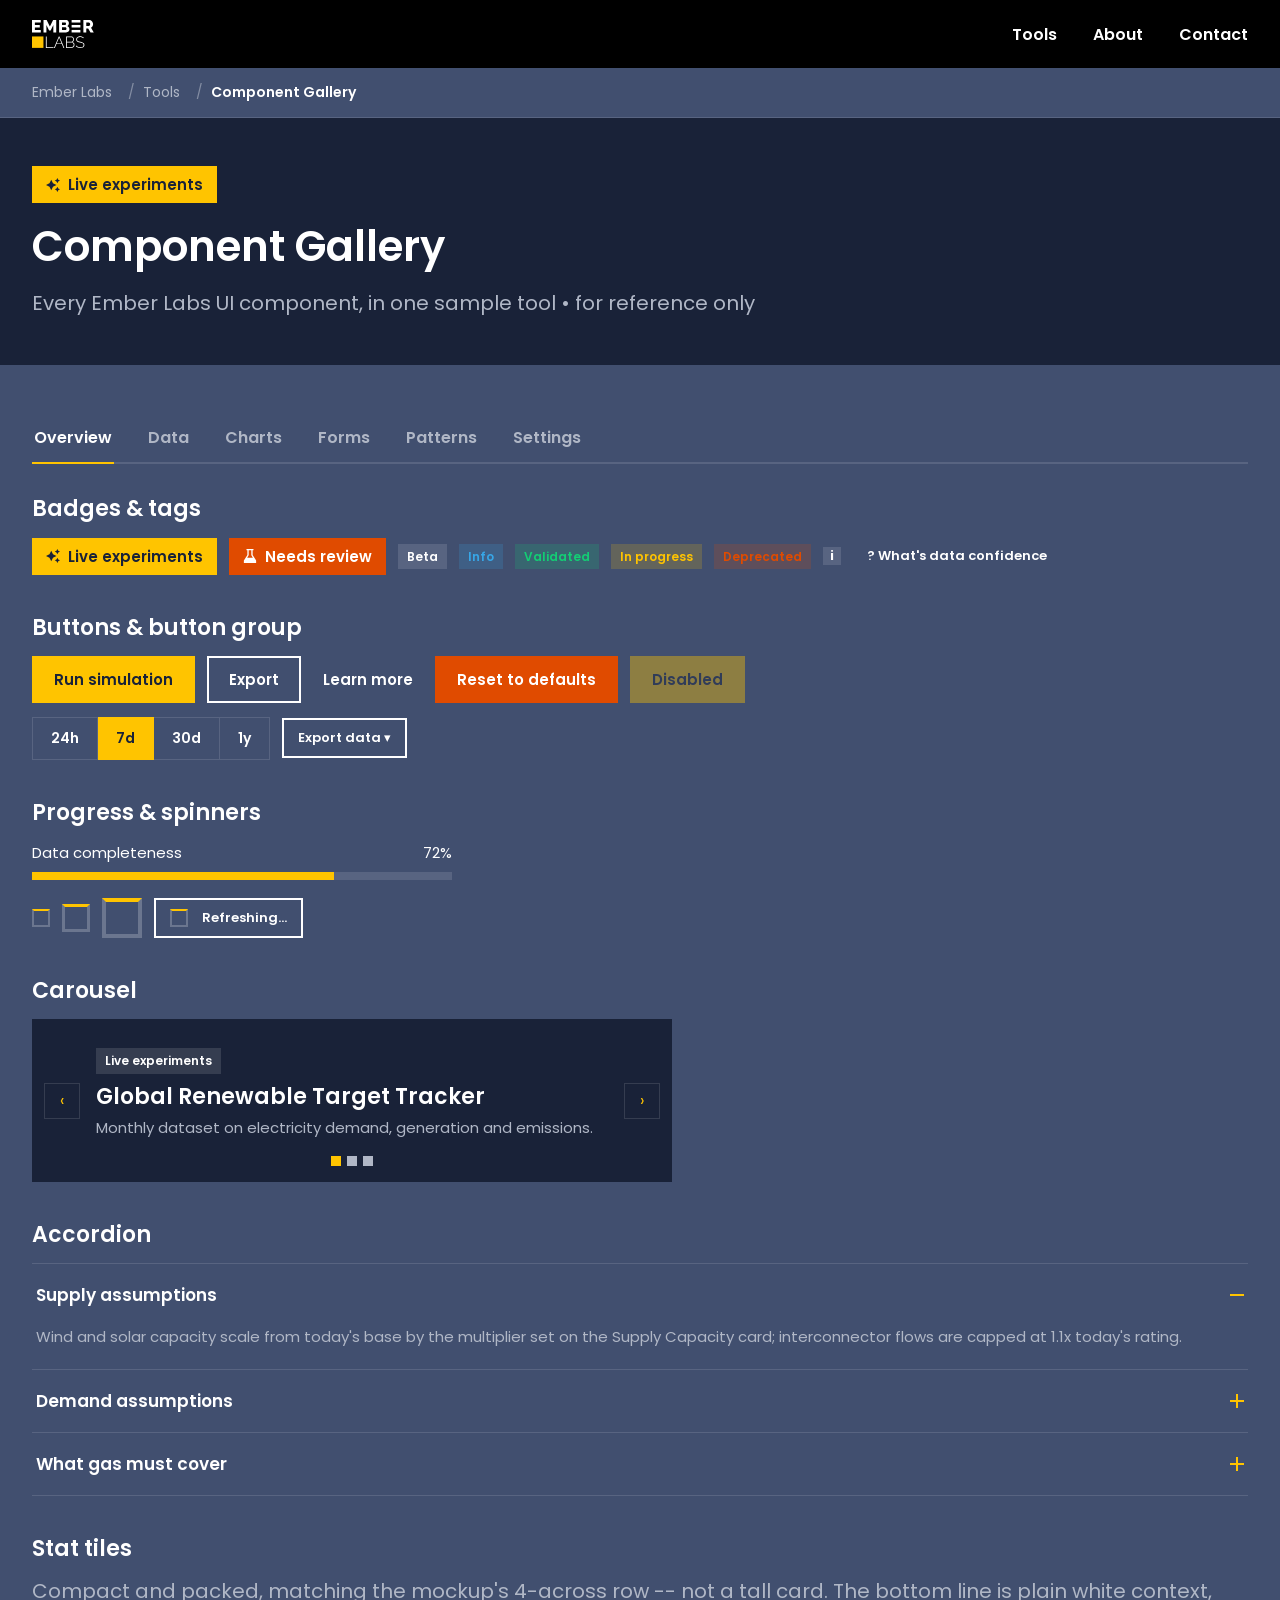
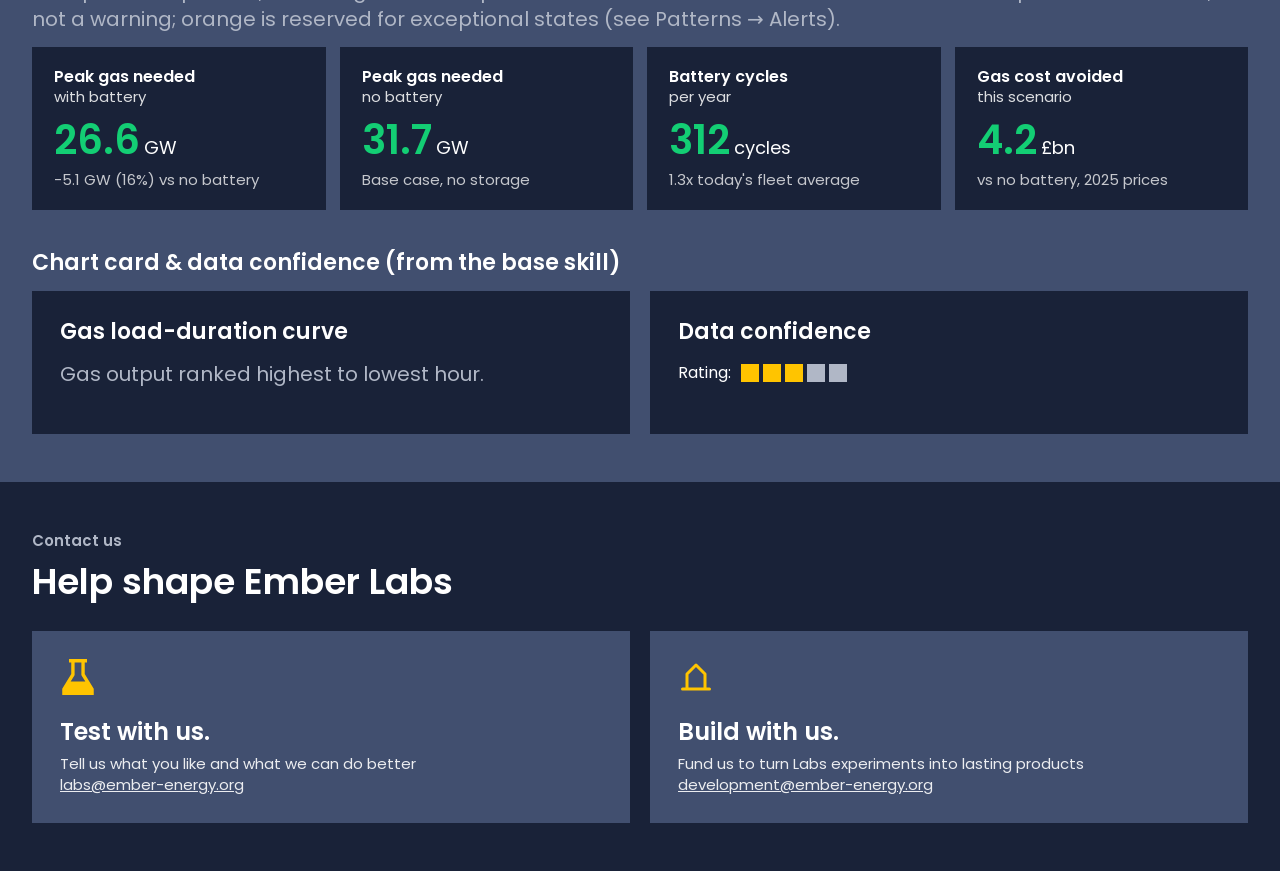
<file: docs/superpowers/specs/component-gallery.html>
<!doctype html>
<html lang="en">
<head>
<meta charset="utf-8">
<meta name="viewport" content="width=device-width, initial-scale=1">
<title>Ember Labs -- Component Gallery</title>
<style>
/*
  Ember Labs starter stylesheet
  ------------------------------------------------------------
  Design tokens + ready component classes extracted from the Ember Labs
  Figma mockups (see references/colour-tokens.md, typography.md,
  components.md for the full rationale behind every value here).

  Drop this file into a vibe-coded HTML data tool, or crib the values
  into an existing stylesheet. Every colour and size traces back to a
  documented source -- don't hand-edit a value here without updating the
  matching reference file.
*/

@import url('https://fonts.googleapis.com/css2?family=Poppins:wght@400;600&display=swap');

:root {
  /* ---- neutrals (three-step contrast scale) ---- */
  --el-navy: #192238;     /* primary / darkest surface */
  --el-canvas: #414F6F;   /* mid surface: content canvas / mid card fill */
  --el-slate: #626E88;    /* secondary / lighter surface */
  --el-black: #000000;
  --el-white: #FFFFFF;

  /* ---- accents ---- */
  --el-yellow: #FFC400;   /* primary accent: controls, primary badge, icons */
  --el-orange: #E04B00;   /* secondary accent: deltas, costs, alt badge */

  /* ---- data / semantic ---- */
  --el-green: #13CE74;    /* headline / positive metrics */
  --el-blue: #37A6E6;     /* dataviz series 2 */
  --el-blue-light: #97CCED; /* a lighter step of --el-blue for pairing with it (e.g. a stacked "before/after" sub-segment) -- NOT the same as --el-chart-cat-5 below, which is a separate, even paler blue reserved for the 6-colour categorical set. See charts.md. */
  --el-muted: #B0B7C6;    /* secondary text, gridlines, unfilled tracks */

  /* ---- data visualization: the official 6-colour categorical/discrete
     palette, fixed order, never cycled. Colours 1-4 are the same hexes as
     the UI accents above (--el-yellow/--el-blue/--el-green/--el-orange) --
     re-declared here under chart-specific names so a chart's colour
     choice reads as "the Nth categorical colour" rather than incidentally
     matching a button colour. See references/charts.md. ---- */
  --el-chart-cat-1: #FFC400;
  --el-chart-cat-2: #37A6E6;
  --el-chart-cat-3: #13CE74;
  --el-chart-cat-4: #E04B00;
  --el-chart-cat-5: #C4D9E9;
  --el-chart-cat-6: #FFF4A3;

  /* ---- data visualization: sequential ramps, one per accent hue, for
     magnitude/order (stacked bars and areas, a choropleth map, an ordered
     line series). Each ramp's step 3 is the same hex as the matching UI
     accent/categorical colour above -- the ramp is built around that
     colour, not a separate palette. Numbered 1 (darkest) -> 5 (lightest).
     See references/charts.md for which steps have a flagged contrast/
     legibility caveat. ---- */
  --el-ramp-yellow-1: #B77A00;
  --el-ramp-yellow-2: #CC9900;
  --el-ramp-yellow-3: #FFC400;
  --el-ramp-yellow-4: #FFDA44;
  --el-ramp-yellow-5: #FFF4A3;

  --el-ramp-green-1: #0B6638;
  --el-ramp-green-2: #109553;
  --el-ramp-green-3: #13CE74;
  --el-ramp-green-4: #A3D9A5;
  --el-ramp-green-5: #D3EADF;

  --el-ramp-blue-1: #203772;
  --el-ramp-blue-2: #1E609C;
  --el-ramp-blue-3: #37A6E6;
  --el-ramp-blue-4: #97CCED;
  --el-ramp-blue-5: #C4D9E9;

  --el-ramp-orange-1: #891B05;
  --el-ramp-orange-2: #BF3100;
  --el-ramp-orange-3: #E04B00;
  --el-ramp-orange-4: #EE7309;
  --el-ramp-orange-5: #FCA311;

  /* ---- type scale (px) ---- */
  --el-h1: 60px;
  --el-h2: 42px;
  --el-h3: 36px;
  --el-h4: 32px;
  --el-h5: 24px;
  --el-h6: 22px;
  --el-body: 20px;
  --el-caption: 15px;
  --el-label: 15px;

  --el-font: 'Poppins', system-ui, sans-serif;

  /* ---- spacing ---- */
  --el-gap: 20px;
  --el-pad-card: 28px;
  --el-pad-section: 48px;
  --el-radius: 0px; /* sharp corners everywhere -- see the rules that never bend */
  --el-radius-badge: 0px; /* kept as a separate token in case badge/tag sizing ever needs to change independently, but the value is 0 like everything else -- there is NO rounding exception anywhere in this system, including badges/tags. An earlier draft used 3px here; that was wrong and has been corrected. */

  /* ---- interaction states (derived, for the UI-kit components) ---- */
  --el-yellow-hover: #E6B300;
  --el-yellow-active: #CC9F00;
  --el-orange-hover: #C64300;
  --el-white-wash-08: rgba(255, 255, 255, 0.08);  /* subtle hover fill on dark surfaces */
  --el-white-wash-12: rgba(255, 255, 255, 0.12);
  --el-divider: rgba(255, 255, 255, 0.12);        /* hairline between list/table rows, tab underline track */
  --el-overlay: rgba(25, 34, 56, 0.75);           /* modal backdrop -- navy-tinted, not black */
}

/* ---------------------------------------------------------------- */
/* Base                                                              */
/* ---------------------------------------------------------------- */

.el-root {
  font-family: var(--el-font);
  background: var(--el-canvas);
  color: var(--el-white);
  margin: 0;
}

.el-root h1, .el-root h2, .el-root h3,
.el-root h4, .el-root h5, .el-root h6 {
  font-family: var(--el-font);
  font-weight: 600;
  margin: 0;
  line-height: 1.15;
}
.el-root h1 { font-size: var(--el-h1); }
.el-root h2 { font-size: var(--el-h2); }
.el-root h3 { font-size: var(--el-h3); }
.el-root h4 { font-size: var(--el-h4); }
.el-root h5 { font-size: var(--el-h5); }
.el-root h6 { font-size: var(--el-h6); }

.el-root p, .el-root body {
  font-weight: 400;
  font-size: var(--el-body);
  line-height: 1.4;
  margin: 0; /* no default UA paragraph margin -- every gap in this system is an
                explicit, deliberate margin set on the specific class that needs
                one (see e.g. .el-help, .el-stat-sublabel below), not a browser
                default stacking silently on top of it. A missing reset here was
                previously responsible for the stat tile rendering with far more
                vertical whitespace than the mockup (each unstyled <p> was
                collapsing in its own ~1em top+bottom margin against its
                neighbours) -- always reset a text element's margin to 0 and add
                spacing back deliberately, rather than relying on the default. */
}

.el-muted { color: var(--el-muted); }
.el-caption { font-size: var(--el-caption); line-height: 1.35; color: var(--el-muted); }

/* ---------------------------------------------------------------- */
/* Logo                                                               */
/* ---------------------------------------------------------------- */
/* Real vector wordmarks live in assets/svg/ember-labs-logo-white.svg and
   ember-labs-logo-black.svg. Inline the SVG markup directly (best for a
   single-file vibe-coded tool) or reference via <img src="...">. Size by
   wrapping in a container and setting its width -- both files use
   width/height="100%" and a fixed viewBox, so they scale cleanly. Do not
   recolour or re-typeset the wordmark; pick the white or black file to
   match the background instead. See references/components.md and
   references/colour-tokens.md for the (deliberately not-quite-token-exact)
   colours baked into these files. */

.el-logo-mark { display: inline-block; height: 28px; width: auto; }

/* ---------------------------------------------------------------- */
/* Nav                                                                */
/* ---------------------------------------------------------------- */

.el-nav {
  display: flex;
  align-items: center;
  justify-content: space-between;
  background: var(--el-black);
  padding: 20px 32px;
}
.el-nav.el-nav--transparent { background: transparent; position: relative; z-index: 2; }
.el-nav-links { display: flex; gap: 36px; list-style: none; margin: 0; padding: 0; }
.el-nav-links a {
  color: var(--el-white);
  text-decoration: none;
  font-weight: 600;
  font-size: 16px;
}
.el-nav-links a:hover { opacity: 0.8; }

/* ---------------------------------------------------------------- */
/* Hero                                                               */
/* ---------------------------------------------------------------- */

.el-hero {
  background: var(--el-navy);
  padding: var(--el-pad-section) 32px;
  /* Explicit column stack -- do NOT change this to a row/inline layout.
     The badge, title, and subtitle must always stack vertically (badge on
     top). Because .el-badge is itself `display: inline-flex`, relying on
     plain block flow here is fragile: if the title is ever written as a
     span/div instead of a heading tag, or if this rule is ever swapped for
     `display: flex` without `flex-direction: column` (a very easy mistake --
     that combination defaults to a horizontal row), the badge and title will
     sit on the same line. Setting flex-direction: column explicitly makes
     every direct child of .el-hero stack top-to-bottom regardless of what
     element/display type that child happens to be. */
  display: flex;
  flex-direction: column;
  align-items: flex-start;
}
.el-hero .el-badge { margin-bottom: 20px; }
.el-hero h1, .el-hero h2, .el-hero h3 { margin-bottom: 10px; }
.el-hero .el-hero-subtitle { color: var(--el-muted); font-size: var(--el-body); margin-top: 8px; }

/* ---------------------------------------------------------------- */
/* Badge / pill                                                       */
/* ---------------------------------------------------------------- */

.el-badge {
  display: inline-flex;
  align-items: center;
  gap: 8px;
  padding: 7px 14px;
  border-radius: var(--el-radius-badge);
  font-weight: 600;
  font-size: 15px;
  background: var(--el-yellow);
  color: var(--el-navy);
}
.el-badge.el-badge--orange { background: var(--el-orange); color: var(--el-white); }

/* ---------------------------------------------------------------- */
/* Canvas + generic card                                              */
/* ---------------------------------------------------------------- */

.el-canvas {
  background: var(--el-canvas);
  padding: var(--el-pad-section) 32px;
}

.el-grid {
  display: grid;
  gap: var(--el-gap);
  grid-template-columns: repeat(auto-fit, minmax(220px, 1fr));
}
/* Stat tiles are compact by design (see .el-stat below) -- a row of them
   should pack tighter and narrower than a row of full-size cards/charts,
   matching the mockup's 4-across stat row rather than stretching each
   tile to a generic card's width. */
.el-grid--stats {
  grid-template-columns: repeat(auto-fit, minmax(150px, 1fr));
  gap: 14px;
}

.el-card {
  background: var(--el-navy);
  padding: var(--el-pad-card);
  border-radius: var(--el-radius);
}
/* Use on a dark (--el-navy) canvas so the card contrasts correctly */
.el-card--on-navy { background: var(--el-slate); }
.el-card h6 { margin-bottom: 16px; }

/* ---------------------------------------------------------------- */
/* Slider / control row                                               */
/* ---------------------------------------------------------------- */

.el-slider-row { margin-bottom: 26px; }
.el-slider-row:last-child { margin-bottom: 0; }
.el-slider-row .el-slider-head {
  display: flex;
  justify-content: space-between;
  align-items: baseline;
  margin-bottom: 10px;
}
.el-slider-row .el-slider-label { font-weight: 600; font-size: 17px; }
.el-slider-row .el-slider-value { font-weight: 600; font-size: 19px; color: var(--el-yellow); }

.el-slider-track {
  position: relative;
  height: 6px;
  background: var(--el-muted);
  width: 100%;
}
.el-slider-track .el-slider-fill {
  position: absolute;
  left: 0; top: 0; bottom: 0;
  background: var(--el-yellow);
}
.el-slider-track .el-slider-handle {
  position: absolute;
  top: 50%;
  width: 16px;
  height: 16px;
  background: var(--el-yellow);
  border: 1px solid var(--el-navy);
  transform: translate(-50%, -50%);
}
.el-slider-row .el-slider-caption { margin-top: 8px; }

/* ---------------------------------------------------------------- */
/* Stat tile                                                          */
/* ---------------------------------------------------------------- */

/* Compact by design -- see components.md: the mockup's stat tile is a
   packed, roughly 5:4 rectangle, not a tall column, so padding and the
   gaps between its four lines are intentionally tight rather than using
   the generic .el-card padding. */
.el-card.el-stat { padding: 20px 22px; }

.el-stat .el-stat-label { font-size: 16px; font-weight: 600; line-height: 1.2; }
.el-stat .el-stat-sublabel {
  font-size: var(--el-caption);
  color: var(--el-white);
  opacity: 0.85;
  line-height: 1.2;
  margin-top: 2px;
}
.el-stat .el-stat-value {
  font-weight: 600;
  font-size: 40px;
  color: var(--el-green);
  line-height: 1;
  margin-top: 14px;
}
.el-stat .el-stat-value .el-stat-unit {
  font-size: 18px;
  font-weight: 400;
  color: var(--el-white);
  margin-left: 4px;
}
.el-stat .el-stat-delta {
  margin-top: 10px;
  font-size: var(--el-caption);
  /* Plain secondary text, same treatment as .el-stat-sublabel -- this is
     routine context ("vs no battery"), not a warning. An earlier draft of
     this skill wrongly coloured it --el-orange; pixel-sampling the actual
     mockup confirms this line is plain white. Orange is reserved for
     exceptional/warning states (form errors, danger badges/alerts, the
     cost-side dataviz fill) -- not for ordinary secondary or delta text. */
  color: var(--el-white);
  opacity: 0.75;
  line-height: 1.3;
}

/* ---------------------------------------------------------------- */
/* Chart card                                                         */
/* ---------------------------------------------------------------- */

.el-chart-card .el-chart-desc { margin: 8px 0 18px; }
.el-chart-card .el-chart-area { width: 100%; }
/* Suggested dataviz series order for charting libraries:
   var(--el-yellow), var(--el-blue), var(--el-green), var(--el-orange), var(--el-blue-light) */

/* ---------------------------------------------------------------- */
/* Data confidence                                                    */
/* ---------------------------------------------------------------- */

.el-confidence { display: flex; align-items: center; gap: 10px; font-size: 16px; }
.el-confidence .el-confidence-squares { display: flex; gap: 4px; }
.el-confidence .el-confidence-square { width: 18px; height: 18px; background: var(--el-muted); }
.el-confidence .el-confidence-square.is-filled { background: var(--el-yellow); }

/* ---------------------------------------------------------------- */
/* Footer CTA                                                         */
/* ---------------------------------------------------------------- */

.el-footer-cta { background: var(--el-navy); padding: var(--el-pad-section) 32px; }
.el-footer-cta .el-eyebrow { font-size: 15px; font-weight: 600; color: var(--el-muted); margin-bottom: 10px; }
.el-footer-cta h2, .el-footer-cta h3 { margin-bottom: 28px; }
.el-footer-cta .el-grid { grid-template-columns: repeat(auto-fit, minmax(280px, 1fr)); }
.el-footer-cta .el-card { background: var(--el-canvas); }
.el-footer-cta .el-cta-icon { width: 36px; height: 36px; color: var(--el-yellow); margin-bottom: 16px; }
.el-footer-cta .el-cta-card h4, .el-footer-cta .el-cta-card h5 { margin-bottom: 8px; }
.el-footer-cta .el-cta-card p { font-size: var(--el-caption); color: var(--el-white); opacity: 0.9; }
.el-footer-cta .el-cta-card a { color: var(--el-white); }

/* ---------------------------------------------------------------- */
/* Icons (assets/svg/icon-flask.svg, icon-sparkle.svg)                */
/* ---------------------------------------------------------------- */
/* These are solid-fill compound paths (the outline look is baked into the
   geometry) with fill="currentColor" already set on the <path> -- recolour
   by setting `color`, not `stroke`. Inline the SVG markup and wrap it in
   one of these classes, or apply the class straight to an inlined <svg>. */

.el-icon { display: inline-block; color: var(--el-yellow); width: 20px; height: 20px; }
.el-icon.el-icon--dark { color: var(--el-navy); }
.el-icon.el-icon--white { color: var(--el-white); }
.el-icon-lg { width: 36px; height: 36px; } /* footer CTA / feature-card size */
.el-icon-sm { width: 15px; height: 15px; } /* inline-in-badge size */

/* =================================================================
   UI KIT -- generic interactive components
   Added on top of the data-tool-specific patterns above. Same rules:
   NO border-radius anywhere (no exceptions -- not even the badge/tag),
   squares over circles, one yellow/one navy, contrast with whatever's
   behind. See references/ui-kit.md for the rationale behind each one.
   ================================================================= */

/* ---------------------------------------------------------------- */
/* Buttons + button group                                             */
/* ---------------------------------------------------------------- */

.el-btn {
  display: inline-flex;
  align-items: center;
  justify-content: center;
  gap: 8px;
  font-family: var(--el-font);
  font-weight: 600;
  font-size: 15px;
  padding: 12px 22px;
  border: none;
  border-radius: var(--el-radius);
  cursor: pointer;
  background: transparent;
  color: var(--el-white);
  transition: background-color 0.15s ease, border-color 0.15s ease, color 0.15s ease;
}
.el-btn:disabled { opacity: 0.4; cursor: not-allowed; }

.el-btn--primary { background: var(--el-yellow); color: var(--el-navy); }
.el-btn--primary:hover:not(:disabled) { background: var(--el-yellow-hover); }
.el-btn--primary:active:not(:disabled) { background: var(--el-yellow-active); }

.el-btn--secondary { background: transparent; color: var(--el-white); border: 2px solid var(--el-white); padding: 10px 20px; }
.el-btn--secondary:hover:not(:disabled) { background: var(--el-white-wash-08); }

.el-btn--ghost { background: transparent; color: var(--el-white); padding: 12px 10px; }
.el-btn--ghost:hover:not(:disabled) { background: var(--el-white-wash-08); }

.el-btn--danger { background: var(--el-orange); color: var(--el-white); }
.el-btn--danger:hover:not(:disabled) { background: var(--el-orange-hover); }

.el-btn--sm { padding: 8px 14px; font-size: 13px; }
.el-btn--lg { padding: 16px 28px; font-size: 17px; }

.el-btn-group { display: inline-flex; }
.el-btn-group .el-btn {
  background: transparent;
  color: var(--el-white);
  border: 1px solid var(--el-white-wash-12);
  border-left-width: 0;
  padding: 10px 18px;
  font-size: 14px;
}
.el-btn-group .el-btn:first-child { border-left-width: 1px; }
.el-btn-group .el-btn:hover:not(.is-active) { background: var(--el-white-wash-08); }
.el-btn-group .el-btn.is-active { background: var(--el-yellow); color: var(--el-navy); border-color: var(--el-yellow); }

/* ---------------------------------------------------------------- */
/* Badges -- general-purpose tags (see also .el-badge pill in the    */
/* data-tool section above, for the "Live experiments" style badge)  */
/* ---------------------------------------------------------------- */

.el-tag {
  display: inline-flex;
  align-items: center;
  gap: 6px;
  padding: 3px 9px;
  border-radius: var(--el-radius-badge);
  font-size: 12px;
  font-weight: 600;
  line-height: 1.6;
}
.el-tag--neutral { background: var(--el-white-wash-12); color: var(--el-white); }
.el-tag--info { background: rgba(55, 166, 230, 0.18); color: var(--el-blue); }
.el-tag--success { background: rgba(19, 206, 116, 0.18); color: var(--el-green); }
.el-tag--warning { background: rgba(255, 196, 0, 0.18); color: var(--el-yellow); }
.el-tag--danger { background: rgba(224, 75, 0, 0.18); color: var(--el-orange); }

/* ---------------------------------------------------------------- */
/* Breadcrumbs                                                        */
/* ---------------------------------------------------------------- */

.el-breadcrumbs { display: flex; align-items: center; gap: 8px; list-style: none; margin: 0; padding: 0; font-size: 14px; }
.el-breadcrumbs li { display: flex; align-items: center; gap: 8px; color: var(--el-muted); }
.el-breadcrumbs a { color: var(--el-muted); text-decoration: none; }
.el-breadcrumbs a:hover { color: var(--el-white); text-decoration: underline; }
.el-breadcrumbs li[aria-current="page"] { color: var(--el-white); font-weight: 600; }
.el-breadcrumbs li:not(:last-child)::after { content: "/"; color: var(--el-muted); margin-left: 8px; opacity: 0.6; }

/* ---------------------------------------------------------------- */
/* Navs & tabs                                                        */
/* ---------------------------------------------------------------- */

.el-tabs { display: flex; gap: 32px; list-style: none; margin: 0; padding: 0; border-bottom: 2px solid var(--el-divider); }
.el-tab {
  background: none;
  border: none;
  border-bottom: 2px solid transparent;
  margin-bottom: -2px;
  color: var(--el-muted);
  font-family: var(--el-font);
  font-weight: 600;
  font-size: 16px;
  padding: 12px 2px;
  cursor: pointer;
}
.el-tab:hover { color: var(--el-white); }
.el-tab.is-active { color: var(--el-white); border-bottom-color: var(--el-yellow); }
.el-tab-panel { display: none; }
.el-tab-panel.is-active { display: block; }

/* ---------------------------------------------------------------- */
/* Accordion                                                          */
/* ---------------------------------------------------------------- */

.el-accordion { border-top: 1px solid var(--el-divider); }
.el-accordion-item { border-bottom: 1px solid var(--el-divider); }
.el-accordion-head {
  width: 100%;
  display: flex;
  align-items: center;
  justify-content: space-between;
  gap: 16px;
  background: none;
  border: none;
  color: var(--el-white);
  font-family: var(--el-font);
  font-weight: 600;
  font-size: 17px;
  padding: 18px 4px;
  cursor: pointer;
  text-align: left;
}
.el-accordion-plus { position: relative; width: 14px; height: 14px; flex: none; }
.el-accordion-plus::before, .el-accordion-plus::after {
  content: ""; position: absolute; background: var(--el-yellow);
  top: 50%; left: 50%; transform: translate(-50%, -50%);
  transition: transform 0.2s ease;
}
.el-accordion-plus::before { width: 14px; height: 2px; }
.el-accordion-plus::after { width: 2px; height: 14px; }
.el-accordion-item.is-open .el-accordion-plus::after { transform: translate(-50%, -50%) rotate(90deg); opacity: 0; }
.el-accordion-panel { max-height: 0; overflow: hidden; transition: max-height 0.25s ease; }
.el-accordion-item.is-open .el-accordion-panel { max-height: 320px; }
.el-accordion-panel-inner { padding: 0 4px 20px; color: var(--el-muted); font-size: var(--el-caption); line-height: 1.5; }

/* ---------------------------------------------------------------- */
/* Dropdown                                                           */
/* ---------------------------------------------------------------- */

.el-dropdown { position: relative; display: inline-block; }
.el-dropdown-menu {
  position: absolute;
  top: calc(100% + 6px);
  left: 0;
  min-width: 200px;
  background: var(--el-canvas);
  border: 1px solid var(--el-white-wash-12);
  padding: 6px 0;
  z-index: 30;
  display: none;
}
.el-dropdown.is-open .el-dropdown-menu { display: block; }
.el-dropdown-item {
  display: flex;
  align-items: center;
  gap: 10px;
  width: 100%;
  background: none;
  border: none;
  color: var(--el-white);
  font-family: var(--el-font);
  font-size: 14px;
  text-align: left;
  padding: 10px 16px;
  cursor: pointer;
}
.el-dropdown-item:hover { background: var(--el-white-wash-08); }
.el-dropdown-divider { height: 1px; background: var(--el-white-wash-12); margin: 6px 0; }

/* ---------------------------------------------------------------- */
/* Lists                                                              */
/* ---------------------------------------------------------------- */

.el-list { list-style: none; margin: 0; padding: 0; }
.el-list-item {
  display: flex;
  align-items: center;
  justify-content: space-between;
  gap: 16px;
  padding: 16px 4px;
  border-bottom: 1px solid var(--el-divider);
}
.el-list-item:last-child { border-bottom: none; }
.el-list-item:hover { background: var(--el-white-wash-08); }
.el-list-main { display: flex; align-items: center; gap: 12px; min-width: 0; }
.el-list-title { font-weight: 600; font-size: 15px; }
.el-list-sub { font-size: var(--el-caption); color: var(--el-muted); }
.el-list-meta { font-size: var(--el-caption); color: var(--el-muted); white-space: nowrap; }

/* ---------------------------------------------------------------- */
/* Carousel                                                           */
/* ---------------------------------------------------------------- */

.el-carousel { position: relative; overflow: hidden; background: var(--el-navy); }
.el-carousel-track { display: flex; transition: transform 0.35s ease; }
.el-carousel-slide { flex: 0 0 100%; padding: 28px 64px 44px; box-sizing: border-box; } /* extra L/R padding clears the overlaid arrows; extra bottom padding clears the overlaid dots */
.el-carousel-slide h6 { margin-bottom: 8px; }
.el-carousel-slide p { color: var(--el-muted); font-size: var(--el-caption); }
.el-carousel-arrow {
  position: absolute;
  top: 50%;
  transform: translateY(-50%);
  width: 36px;
  height: 36px;
  background: var(--el-navy);
  border: 1px solid var(--el-white-wash-12);
  color: var(--el-yellow);
  display: flex;
  align-items: center;
  justify-content: center;
  cursor: pointer;
  font-size: 16px;
  font-family: var(--el-font);
}
.el-carousel-arrow--prev { left: 12px; }
.el-carousel-arrow--next { right: 12px; }
/* Dots live INSIDE the .el-carousel box, overlaid bottom-centre -- not as a
   separate row below it (that misaligned against the carousel's own width
   the first time round, since a sibling block below defaults to the full
   width of whatever it's inside rather than matching the carousel). */
.el-carousel-dots {
  position: absolute;
  left: 0;
  right: 0;
  bottom: 16px;
  display: flex;
  justify-content: center;
  gap: 6px;
  margin: 0;
  padding: 0;
}
.el-carousel-dot { width: 10px; height: 10px; background: var(--el-muted); cursor: pointer; border: none; padding: 0; border-radius: 0; }
.el-carousel-dot.is-active { background: var(--el-yellow); }

/* ---------------------------------------------------------------- */
/* Pagination                                                         */
/* ---------------------------------------------------------------- */

.el-pagination { display: flex; align-items: center; gap: 6px; list-style: none; margin: 0; padding: 0; }
.el-page-item {
  min-width: 36px;
  height: 36px;
  padding: 0 8px;
  display: flex;
  align-items: center;
  justify-content: center;
  background: transparent;
  border: 1px solid var(--el-white-wash-12);
  color: var(--el-white);
  font-family: var(--el-font);
  font-size: 14px;
  font-weight: 600;
  cursor: pointer;
}
.el-page-item:hover:not(.is-active):not(:disabled) { background: var(--el-white-wash-08); }
.el-page-item.is-active { background: var(--el-yellow); color: var(--el-navy); border-color: var(--el-yellow); }
.el-page-item:disabled { opacity: 0.35; cursor: not-allowed; }

/* ---------------------------------------------------------------- */
/* Progress bars                                                      */
/* ---------------------------------------------------------------- */

.el-progress-head { display: flex; justify-content: space-between; font-size: var(--el-caption); margin-bottom: 8px; }
.el-progress-track { height: 8px; width: 100%; background: var(--el-white-wash-12); }
.el-progress-fill { height: 100%; background: var(--el-yellow); transition: width 0.4s ease; }
.el-progress-fill.el-progress--green { background: var(--el-green); }
.el-progress-fill.el-progress--orange { background: var(--el-orange); }

/* ---------------------------------------------------------------- */
/* Spinners -- square, not circular, per the "squares not circles"   */
/* rule; a rotating square with one highlighted edge instead of a    */
/* generic circular ring.                                            */
/* ---------------------------------------------------------------- */

.el-spinner {
  display: inline-block;
  width: 22px;
  height: 22px;
  border: 3px solid rgba(255, 255, 255, 0.22);
  border-top-color: var(--el-yellow);
  border-radius: 0;
  animation: el-spin 0.7s linear infinite;
  vertical-align: middle;
}
.el-spinner--sm { width: 14px; height: 14px; border-width: 2px; }
.el-spinner--lg { width: 32px; height: 32px; border-width: 4px; }
@keyframes el-spin { to { transform: rotate(360deg); } }

/* ---------------------------------------------------------------- */
/* Modals                                                             */
/* ---------------------------------------------------------------- */

.el-modal-overlay {
  position: fixed;
  inset: 0;
  background: var(--el-overlay);
  display: none;
  align-items: center;
  justify-content: center;
  z-index: 100;
  padding: 24px;
}
.el-modal-overlay.is-open { display: flex; }
.el-modal {
  background: var(--el-canvas);
  width: 100%;
  max-width: 520px;
  max-height: 90vh;
  overflow-y: auto;
}
.el-modal-head { display: flex; align-items: center; justify-content: space-between; padding: 24px 28px; border-bottom: 1px solid var(--el-white-wash-12); }
.el-modal-head h5 { margin: 0; }
.el-modal-close { background: none; border: none; color: var(--el-white); font-size: 22px; line-height: 1; cursor: pointer; padding: 4px; }
.el-modal-body { padding: 24px 28px; color: var(--el-white); }
.el-modal-body p { color: var(--el-muted); font-size: var(--el-body); margin: 0 0 16px; }
.el-modal-foot { display: flex; justify-content: flex-end; gap: 12px; padding: 20px 28px; border-top: 1px solid var(--el-white-wash-12); }

/* ---------------------------------------------------------------- */
/* Popovers -- panel with a small rotated-square pointer, reinforcing */
/* the square motif instead of a rounded speech-bubble tail.          */
/* ---------------------------------------------------------------- */

.el-popover-wrap { position: relative; display: inline-block; }
.el-popover {
  position: absolute;
  top: calc(100% + 14px);
  left: 50%;
  transform: translateX(-50%);
  width: 260px;
  background: var(--el-navy);
  border: 1px solid var(--el-white-wash-12);
  padding: 18px 20px;
  z-index: 30;
  display: none;
}
.el-popover::before {
  content: "";
  position: absolute;
  top: -6px;
  left: 50%;
  width: 11px;
  height: 11px;
  background: var(--el-navy);
  border-left: 1px solid var(--el-white-wash-12);
  border-top: 1px solid var(--el-white-wash-12);
  transform: translateX(-50%) rotate(45deg);
}
.el-popover-wrap.is-open .el-popover { display: block; }
.el-popover h6 { margin-bottom: 8px; font-size: 15px; }
.el-popover p { margin: 0; font-size: var(--el-caption); color: var(--el-muted); }

/* ---------------------------------------------------------------- */
/* Tooltips -- pure CSS, shown on hover/focus                        */
/* ---------------------------------------------------------------- */

.el-tooltip-wrap { position: relative; display: inline-flex; }
.el-tooltip-bubble {
  position: absolute;
  bottom: calc(100% + 8px);
  left: 50%;
  transform: translateX(-50%);
  background: var(--el-black);
  color: var(--el-white);
  font-size: 12px;
  font-weight: 600;
  padding: 6px 10px;
  white-space: nowrap;
  opacity: 0;
  pointer-events: none;
  transition: opacity 0.12s ease;
  z-index: 40;
}
.el-tooltip-bubble::after {
  content: "";
  position: absolute;
  top: 100%;
  left: 50%;
  width: 8px;
  height: 8px;
  background: var(--el-black);
  transform: translateX(-50%) rotate(45deg);
  margin-top: -4px;
}
.el-tooltip-wrap:hover .el-tooltip-bubble,
.el-tooltip-wrap:focus-within .el-tooltip-bubble { opacity: 1; }

/* ---------------------------------------------------------------- */
/* Toasts                                                             */
/* ---------------------------------------------------------------- */

.el-toast-container {
  position: fixed;
  bottom: 24px;
  right: 24px;
  display: flex;
  flex-direction: column;
  gap: 12px;
  z-index: 200;
  width: 320px;
}
.el-toast {
  display: flex;
  align-items: flex-start;
  gap: 12px;
  background: var(--el-navy);
  border-left: 4px solid var(--el-blue);
  padding: 14px 16px;
  animation: el-toast-in 0.2s ease;
}
.el-toast--success { border-left-color: var(--el-green); }
.el-toast--warning { border-left-color: var(--el-yellow); }
.el-toast--danger { border-left-color: var(--el-orange); }
.el-toast-body { flex: 1; }
.el-toast-title { font-weight: 600; font-size: 14px; margin-bottom: 2px; }
.el-toast-msg { font-size: var(--el-caption); color: var(--el-muted); }
.el-toast-close { background: none; border: none; color: var(--el-muted); font-size: 16px; cursor: pointer; line-height: 1; }
@keyframes el-toast-in { from { transform: translateX(24px); opacity: 0; } to { transform: translateX(0); opacity: 1; } }

/* =================================================================
   FORM COMPONENTS
   Text inputs, textarea, select, checkbox, radio, switch, validation
   states. See references/forms.md for the reasoning -- in particular
   why radios are square (nested squares, not a circle) while switches
   are a sharp-cornered sliding rectangle instead of the usual pill.
   ================================================================= */

.el-field { margin-bottom: 22px; }
.el-field:last-child { margin-bottom: 0; }

.el-label {
  display: block;
  font-family: var(--el-font);
  font-weight: 600;
  font-size: 14px;
  color: var(--el-white);
  margin-bottom: 8px;
}
.el-label-required { color: var(--el-orange); margin-left: 3px; }
.el-label-optional { color: var(--el-muted); font-weight: 400; margin-left: 6px; }

.el-input, .el-textarea, .el-select {
  display: block;
  width: 100%;
  box-sizing: border-box;
  font-family: var(--el-font);
  font-size: 15px;
  color: var(--el-white);
  background: var(--el-white-wash-08);
  border: 1px solid var(--el-white-wash-12);
  border-radius: var(--el-radius);
  padding: 12px 14px;
  transition: border-color 0.15s ease, background-color 0.15s ease;
}
.el-input::placeholder, .el-textarea::placeholder { color: var(--el-muted); opacity: 1; }
.el-input:hover, .el-textarea:hover, .el-select:hover { border-color: var(--el-white-wash-12); background: var(--el-white-wash-12); }
.el-input:focus, .el-textarea:focus, .el-select:focus {
  outline: none;
  border-color: var(--el-yellow);
  background: var(--el-white-wash-08);
}
.el-input:disabled, .el-textarea:disabled, .el-select:disabled { opacity: 0.4; cursor: not-allowed; }
.el-textarea { resize: vertical; min-height: 96px; font-family: var(--el-font); }

/* Native <select>, restyled with a custom chevron (appearance:none hides
   the browser's own arrow, which can't otherwise be recoloured/squared off) */
.el-select {
  appearance: none;
  -webkit-appearance: none;
  background-image: linear-gradient(45deg, transparent 50%, var(--el-yellow) 50%), linear-gradient(135deg, var(--el-yellow) 50%, transparent 50%);
  background-position: calc(100% - 20px) center, calc(100% - 14px) center;
  background-size: 6px 6px, 6px 6px;
  background-repeat: no-repeat;
  padding-right: 40px;
  cursor: pointer;
}
.el-select option { background: var(--el-navy); color: var(--el-white); }

.el-help { margin-top: 7px; font-size: var(--el-caption); color: var(--el-muted); }
.el-error-text { margin-top: 7px; font-size: var(--el-caption); color: var(--el-orange); }

.el-field.has-error .el-input,
.el-field.has-error .el-textarea,
.el-field.has-error .el-select { border-color: var(--el-orange); background: rgba(224, 75, 0, 0.08); }

.el-field.has-success .el-input,
.el-field.has-success .el-textarea,
.el-field.has-success .el-select { border-color: var(--el-green); }

.el-input-group { display: flex; }
.el-input-group .el-input { border-radius: 0; }
.el-input-group-addon {
  display: flex; align-items: center;
  padding: 0 14px;
  background: var(--el-white-wash-12);
  border: 1px solid var(--el-white-wash-12);
  color: var(--el-muted);
  font-size: 14px;
  white-space: nowrap;
}
.el-input-group .el-input:not(:first-child) { border-left: none; }
.el-input-group .el-input-group-addon:not(:first-child) { border-left: none; }

/* ---------------------------------------------------------------- */
/* Checkbox -- square track, checkmark glyph when checked             */
/* ---------------------------------------------------------------- */

.el-checkbox {
  display: inline-flex;
  align-items: flex-start;
  gap: 10px;
  cursor: pointer;
  font-family: var(--el-font);
  font-size: 15px;
  color: var(--el-white);
  user-select: none;
}
.el-checkbox input { position: absolute; opacity: 0; width: 0; height: 0; }
.el-checkbox-box {
  flex: none;
  width: 20px;
  height: 20px;
  margin-top: 1px;
  border: 2px solid var(--el-muted);
  background: transparent;
  position: relative;
}
.el-checkbox input:checked ~ .el-checkbox-box { background: var(--el-yellow); border-color: var(--el-yellow); }
.el-checkbox input:checked ~ .el-checkbox-box::after {
  content: "";
  position: absolute;
  left: 5px; top: 1px;
  width: 6px; height: 10px;
  border: solid var(--el-navy);
  border-width: 0 2px 2px 0;
  transform: rotate(45deg);
}
.el-checkbox input:disabled ~ .el-checkbox-box { opacity: 0.4; cursor: not-allowed; }
.el-checkbox input:focus-visible ~ .el-checkbox-box { border-color: var(--el-yellow); }

/* ---------------------------------------------------------------- */
/* Radio -- deliberately square, not circular (see references/forms.md) */
/* a smaller solid inner square marks the selected option, distinct   */
/* from the checkbox's checkmark glyph.                                */
/* ---------------------------------------------------------------- */

.el-radio {
  display: inline-flex;
  align-items: flex-start;
  gap: 10px;
  cursor: pointer;
  font-family: var(--el-font);
  font-size: 15px;
  color: var(--el-white);
  user-select: none;
}
.el-radio input { position: absolute; opacity: 0; width: 0; height: 0; }
.el-radio-box {
  flex: none;
  width: 20px;
  height: 20px;
  margin-top: 1px;
  border: 2px solid var(--el-muted);
  background: transparent;
  position: relative;
}
.el-radio input:checked ~ .el-radio-box { border-color: var(--el-yellow); }
.el-radio input:checked ~ .el-radio-box::after {
  content: "";
  position: absolute;
  left: 4px; top: 4px;
  width: 8px; height: 8px;
  background: var(--el-yellow);
}
.el-radio input:disabled ~ .el-radio-box { opacity: 0.4; cursor: not-allowed; }
.el-radio input:focus-visible ~ .el-radio-box { border-color: var(--el-yellow); }

/* ---------------------------------------------------------------- */
/* Switch -- a sharp-cornered sliding rectangle, NOT the usual pill   */
/* track + circular knob. Squares over circles, and no border-radius, */
/* both hold even here.                                               */
/* ---------------------------------------------------------------- */

.el-switch {
  display: inline-flex;
  align-items: center;
  gap: 10px;
  cursor: pointer;
  font-family: var(--el-font);
  font-size: 15px;
  color: var(--el-white);
  user-select: none;
}
.el-switch input { position: absolute; opacity: 0; width: 0; height: 0; }
.el-switch-track {
  flex: none;
  width: 40px;
  height: 22px;
  background: var(--el-white-wash-12);
  border: 1px solid var(--el-white-wash-12);
  position: relative;
  transition: background-color 0.15s ease;
}
.el-switch-track::after {
  content: "";
  position: absolute;
  top: 2px; left: 2px;
  width: 16px; height: 16px;
  background: var(--el-white);
  transition: transform 0.15s ease, background-color 0.15s ease;
}
.el-switch input:checked ~ .el-switch-track { background: var(--el-yellow); border-color: var(--el-yellow); }
.el-switch input:checked ~ .el-switch-track::after { transform: translateX(18px); background: var(--el-navy); }
.el-switch input:disabled ~ .el-switch-track { opacity: 0.4; cursor: not-allowed; }

.el-check-group { display: flex; flex-direction: column; gap: 12px; }
.el-check-group--row { flex-direction: row; flex-wrap: wrap; gap: 24px; }

/* =================================================================
   PATTERNS -- tables, alerts, empty states, skeletons, dropzone,
   sidebar, search, stepper. See references/patterns.md.
   ================================================================= */

/* ---------------------------------------------------------------- */
/* Tables                                                             */
/* ---------------------------------------------------------------- */

.el-table-wrap { overflow-x: auto; }
.el-table { width: 100%; border-collapse: collapse; font-size: 14px; }
.el-table th {
  text-align: left;
  font-family: var(--el-font);
  font-weight: 600;
  font-size: 13px;
  color: var(--el-muted);
  padding: 12px 16px;
  border-bottom: 2px solid var(--el-divider);
  white-space: nowrap;
}
.el-table td {
  padding: 14px 16px;
  border-bottom: 1px solid var(--el-divider);
  color: var(--el-white);
}
.el-table tbody tr:hover { background: var(--el-white-wash-08); }
.el-table tbody tr:last-child td { border-bottom: none; }
.el-table td.num, .el-table th.num { text-align: right; font-variant-numeric: tabular-nums; }
.el-table-sort {
  background: none; border: none; padding: 0; margin: 0;
  display: inline-flex; align-items: center; gap: 5px;
  color: var(--el-muted); font: inherit; font-weight: 600; cursor: pointer;
}
.el-table-sort:hover { color: var(--el-white); }
.el-table-sort.is-active { color: var(--el-white); }
.el-table-sort-arrow { font-size: 10px; color: var(--el-muted); }
.el-table-sort.is-active .el-table-sort-arrow { color: var(--el-yellow); }

/* ---------------------------------------------------------------- */
/* Alerts / inline banners -- persistent, in-flow; NOT the floating,   */
/* auto-dismissing toast (.el-toast) above.                           */
/* ---------------------------------------------------------------- */

.el-alert {
  display: flex;
  align-items: flex-start;
  gap: 14px;
  padding: 16px 18px;
  border: 1px solid var(--el-white-wash-12);
  border-left: 4px solid var(--el-blue);
  background: rgba(55, 166, 230, 0.08);
}
.el-alert--success { border-left-color: var(--el-green); background: rgba(19, 206, 116, 0.08); }
.el-alert--warning { border-left-color: var(--el-yellow); background: rgba(255, 196, 0, 0.08); }
.el-alert--danger { border-left-color: var(--el-orange); background: rgba(224, 75, 0, 0.08); }
.el-alert-icon { flex: none; width: 20px; height: 20px; color: var(--el-blue); }
.el-alert--success .el-alert-icon { color: var(--el-green); }
.el-alert--warning .el-alert-icon { color: var(--el-yellow); }
.el-alert--danger .el-alert-icon { color: var(--el-orange); }
.el-alert-body { flex: 1; }
.el-alert-title { font-weight: 600; font-size: 15px; margin-bottom: 3px; }
.el-alert-msg { font-size: var(--el-caption); color: var(--el-muted); }
.el-alert-close { flex: none; background: none; border: none; color: var(--el-muted); font-size: 16px; cursor: pointer; line-height: 1; }

/* ---------------------------------------------------------------- */
/* Empty states                                                       */
/* ---------------------------------------------------------------- */

.el-empty { text-align: center; padding: 56px 24px; }
.el-empty-icon { width: 40px; height: 40px; color: var(--el-muted); margin: 0 auto 20px; }
.el-empty h6 { margin-bottom: 8px; }
.el-empty p { color: var(--el-muted); font-size: var(--el-caption); max-width: 360px; margin: 0 auto 20px; }

/* ---------------------------------------------------------------- */
/* Skeleton loaders -- a pulsing solid block, not a moving shine       */
/* gradient, to stay consistent with this system's flat surfaces.     */
/* ---------------------------------------------------------------- */

.el-skeleton {
  background: var(--el-white-wash-12);
  animation: el-skeleton-pulse 1.1s ease-in-out infinite;
}
.el-skeleton-text { height: 14px; margin-bottom: 10px; width: 100%; }
.el-skeleton-text:last-child { margin-bottom: 0; width: 65%; }
.el-skeleton-title { height: 22px; width: 45%; margin-bottom: 18px; }
.el-skeleton-block { height: 120px; width: 100%; }
@keyframes el-skeleton-pulse { 0%, 100% { opacity: 0.5; } 50% { opacity: 1; } }

/* ---------------------------------------------------------------- */
/* File upload / dropzone                                             */
/* ---------------------------------------------------------------- */

.el-dropzone {
  position: relative;
  border: 2px dashed var(--el-white-wash-12);
  padding: 40px 24px;
  text-align: center;
  transition: border-color 0.15s ease, background-color 0.15s ease;
}
.el-dropzone.is-dragover { border-color: var(--el-yellow); background: rgba(255, 196, 0, 0.06); }
.el-dropzone-icon { width: 32px; height: 32px; color: var(--el-yellow); margin: 0 auto 14px; }
.el-dropzone p { margin: 0 0 14px; color: var(--el-muted); font-size: var(--el-caption); }
.el-dropzone input[type="file"] { position: absolute; inset: 0; opacity: 0; cursor: pointer; }
.el-dropzone-file {
  display: flex; align-items: center; justify-content: space-between; gap: 12px;
  margin-top: 16px; padding: 10px 14px;
  background: var(--el-white-wash-08); border: 1px solid var(--el-white-wash-12);
  font-size: 14px; text-align: left;
}
.el-dropzone-file-remove { background: none; border: none; color: var(--el-muted); cursor: pointer; font-size: 15px; }

/* ---------------------------------------------------------------- */
/* Sidebar / side navigation                                          */
/* ---------------------------------------------------------------- */

.el-sidebar { background: var(--el-navy); width: 240px; flex: none; padding: 20px 0; }
.el-sidebar-group-label {
  font-size: 12px; font-weight: 600; text-transform: uppercase; letter-spacing: 0.04em;
  color: var(--el-muted); padding: 8px 20px; margin-top: 12px;
}
.el-sidebar-group-label:first-child { margin-top: 0; }
.el-sidebar-item {
  display: flex; align-items: center; gap: 12px;
  padding: 10px 20px;
  color: var(--el-white); text-decoration: none;
  font-size: 14px; font-weight: 600;
  border-left: 3px solid transparent;
}
.el-sidebar-item:hover { background: var(--el-white-wash-08); }
.el-sidebar-item.is-active { background: var(--el-white-wash-08); border-left-color: var(--el-yellow); }
.el-sidebar-layout { display: flex; align-items: stretch; }
.el-sidebar-content { flex: 1; padding: 24px; background: var(--el-canvas); min-width: 0; }

/* ---------------------------------------------------------------- */
/* Search input with autocomplete                                     */
/* ---------------------------------------------------------------- */

.el-search { position: relative; }
.el-search-icon {
  position: absolute; left: 14px; top: 50%; transform: translateY(-50%);
  width: 16px; height: 16px; color: var(--el-muted); pointer-events: none;
}
.el-search .el-input { padding-left: 40px; }
.el-search-results {
  position: absolute; top: calc(100% + 4px); left: 0; right: 0;
  background: var(--el-canvas); border: 1px solid var(--el-white-wash-12);
  z-index: 30; display: none; max-height: 260px; overflow-y: auto;
}
.el-search.is-open .el-search-results { display: block; }
.el-search-result {
  display: block; width: 100%; text-align: left;
  background: none; border: none; color: var(--el-white);
  font-family: var(--el-font); font-size: 14px;
  padding: 10px 14px; cursor: pointer;
}
.el-search-result:hover, .el-search-result.is-highlighted { background: var(--el-white-wash-08); }
.el-search-result-meta { display: block; font-size: 12px; color: var(--el-muted); margin-top: 2px; }

/* ---------------------------------------------------------------- */
/* Stepper / multi-step wizard -- square step markers, not circular   */
/* ---------------------------------------------------------------- */

.el-stepper { display: flex; align-items: flex-start; }
.el-step { display: flex; flex-direction: column; align-items: center; flex: 1; position: relative; text-align: center; }
.el-step-marker {
  width: 28px; height: 28px;
  display: flex; align-items: center; justify-content: center;
  font-family: var(--el-font); font-weight: 600; font-size: 13px;
  border: 2px solid var(--el-white-wash-12);
  color: var(--el-muted);
  background: var(--el-navy);
  z-index: 1;
  margin-bottom: 10px;
}
.el-step-label { font-size: 13px; font-weight: 600; color: var(--el-muted); max-width: 130px; }
.el-step::after {
  content: "";
  position: absolute;
  top: 13px; left: calc(50% + 20px); right: calc(-50% + 20px);
  height: 2px; background: var(--el-white-wash-12);
}
.el-step:last-child::after { display: none; }
.el-step.is-complete .el-step-marker { background: var(--el-yellow); border-color: var(--el-yellow); color: var(--el-navy); }
.el-step.is-complete .el-step-label { color: var(--el-white); }
.el-step.is-complete::after { background: var(--el-yellow); }
.el-step.is-active .el-step-marker { border-color: var(--el-yellow); color: var(--el-yellow); }
.el-step.is-active .el-step-label { color: var(--el-white); }

/* =================================================================
   CHARTS -- line, area, bar, column, pie, world map. See
   references/charts.md. Rendered as plain inline SVG (no charting
   library) so a self-contained tool never carries an extra
   dependency -- see charts.md for why, and for the deliberate spec
   differences from generic dataviz defaults (no rounded bar caps, a
   solid area fill rather than a light wash) that keep these
   consistent with the rest of this system.
   ================================================================= */

.el-chart-wrap { position: relative; }
.el-chart-svg { display: block; width: 100%; height: auto; overflow: visible; }

/* Gridlines & axis -- reuse the same hairline divider token as tables
   and lists, so a chart's structural lines read as part of one system
   rather than inventing a separate "chart gray." */
.el-chart-grid { stroke: var(--el-white-wash-12); stroke-width: 1; shape-rendering: crispEdges; }
.el-chart-baseline { stroke: var(--el-white-wash-12); stroke-width: 1; shape-rendering: crispEdges; }
.el-chart-axis-label {
  font-family: var(--el-font);
  font-size: 11px;
  fill: var(--el-muted);
}

/* Marks */
.el-chart-line { fill: none; stroke-width: 2.5px; stroke-linejoin: round; stroke-linecap: round; }
.el-chart-marker { stroke: var(--el-navy); stroke-width: 2px; }
.el-chart-area { stroke-width: 2px; }
.el-chart-bar, .el-chart-col { shape-rendering: crispEdges; } /* sharp rectangular ends -- no rounded data-caps, per rule 3 */
.el-chart-bar:hover, .el-chart-col:hover, .el-chart-pie-slice:hover { opacity: 0.82; cursor: pointer; }

.el-chart-value-label {
  font-family: var(--el-font);
  font-weight: 600;
  font-size: 12px;
  fill: var(--el-white);
}

/* Legend -- square swatches, matching "squares over circles" */
.el-chart-legend { display: flex; flex-wrap: wrap; gap: 16px; margin-top: 14px; }
.el-chart-legend-item { display: flex; align-items: center; gap: 7px; font-size: 13px; color: var(--el-muted); }
.el-chart-legend-swatch { width: 10px; height: 10px; flex: none; }
.el-chart-legend-item.is-muted { opacity: 0.4; }

/* Crosshair + tooltip (line/area hover) */
.el-chart-crosshair { stroke: var(--el-white-wash-12); stroke-width: 1; pointer-events: none; }
.el-chart-hit-layer { fill: transparent; cursor: crosshair; }
.el-chart-tooltip {
  position: absolute;
  z-index: 20;
  background: var(--el-black);
  border: 1px solid var(--el-white-wash-12);
  padding: 8px 12px;
  font-size: 13px;
  color: var(--el-white);
  pointer-events: none;
  white-space: nowrap;
  display: none;
}
.el-chart-tooltip.is-visible { display: block; }
.el-chart-tooltip-title { color: var(--el-muted); font-size: 11px; margin-bottom: 4px; }
.el-chart-tooltip-row { display: flex; align-items: center; gap: 6px; }
.el-chart-tooltip-row + .el-chart-tooltip-row { margin-top: 3px; }
.el-chart-tooltip-swatch { width: 8px; height: 8px; flex: none; }

/* World map -- a regional square-grid cartogram, not literal country
   borders (no map asset has been supplied -- see charts.md). Sequential
   single-hue yellow ramp for magnitude, per the colour-formula rule:
   one hue, light to dark. */
.el-chart-map-tile { stroke: var(--el-navy); stroke-width: 3px; cursor: pointer; }
.el-chart-map-tile:hover { stroke: var(--el-white); }
.el-chart-map-label {
  font-family: var(--el-font);
  font-size: 10px;
  font-weight: 600;
  fill: var(--el-navy);
  pointer-events: none;
}
.el-chart-map-ramp {
  display: flex;
  align-items: center;
  gap: 8px;
  margin-top: 14px;
  font-size: 12px;
  color: var(--el-muted);
}
.el-chart-map-ramp-swatches { display: flex; }
.el-chart-map-ramp-swatch { width: 20px; height: 10px; }

/* Palette reference swatches (categorical set + the 4 sequential ramps) --
   shown once in the Charts tab so the raw hex values are visible and
   copyable, not just used implicitly inside chart marks. */
.el-chart-palette-row { display: flex; align-items: center; gap: 0; margin-bottom: 18px; flex-wrap: wrap; }
.el-chart-palette-row:last-child { margin-bottom: 0; }
.el-chart-palette-row-label { width: 100px; flex: none; font-size: 13px; font-weight: 600; color: var(--el-white); }
.el-chart-swatch {
  display: flex;
  flex-direction: column;
  align-items: flex-start;
  justify-content: flex-end;
  width: 84px;
  height: 56px;
  padding: 6px 8px;
  font-size: 11px;
  font-family: var(--el-font);
  color: var(--el-navy);
  flex: none;
}
.el-chart-swatch-name { font-weight: 600; }
.el-chart-swatch-hex { opacity: 0.75; font-size: 10px; }
.el-chart-swatch.is-light-text { color: var(--el-white); }

/* Stacked bars/columns/areas -- a 2px surface-colour gap between touching
   segments does the separating, not a border drawn around each one (see
   charts.md / the dataviz skill's mark spec). */
.el-chart-stack-gap { stroke: var(--el-navy); stroke-width: 2px; }

</style>
<style>
  body { margin: 0; }
  .gallery-section { margin-bottom: 40px; }
  .gallery-section:last-child { margin-bottom: 0; }
  .gallery-section > h6 { margin-bottom: 16px; }
  .gallery-row { display: flex; flex-wrap: wrap; align-items: center; gap: 12px; }
  .gallery-row + .gallery-row { margin-top: 14px; }
  .el-crumbs-bar { background: var(--el-canvas); padding: 14px 32px; border-bottom: 1px solid var(--el-white-wash-12); }
  .info-dot {
    display: inline-flex; align-items: center; justify-content: center;
    width: 18px; height: 18px; background: var(--el-white-wash-12);
    color: var(--el-white); font-size: 12px; font-weight: 700; cursor: default;
  }
</style>
</head>
<body class="el-root">

  <!-- ============================================================ -->
  <!-- NAVBAR                                                        -->
  <!-- ============================================================ -->
  <nav class="el-nav">
    <span class="el-logo-mark"><svg width="100%" height="100%" viewBox="0 0 1920 870" version="1.1" xmlns="http://www.w3.org/2000/svg" xmlns:xlink="http://www.w3.org/1999/xlink" xml:space="preserve" xmlns:serif="http://www.serif.com/" style="fill-rule:evenodd;clip-rule:evenodd;stroke-linejoin:round;stroke-miterlimit:2;">
    <path id="type_CompoundPathItem_" d="M663.424,387.325L663.424,155.481L579.416,324.045L531.409,324.045L447.401,155.481L447.401,387.325L357.933,387.325L357.933,0.007L455.038,0.007L555.411,202.395L656.33,0.007L752.89,0.007L752.89,387.325L663.424,387.325Z" style="fill:white;fill-rule:nonzero;"/>
    <path id="type_CompoundPathItem_2" d="M1162.725,288.039C1163.093,303.237 1159.521,318.273 1152.359,331.682C1145.454,344.039 1135.735,354.599 1123.991,362.504C1111.163,371.057 1096.953,377.332 1081.989,381.05C1065.416,385.306 1048.364,387.415 1031.254,387.325L842.504,387.325L842.504,0.007L1057.985,0.007C1070.704,-0.167 1083.268,2.834 1094.535,8.736C1105.214,14.369 1114.67,22.064 1122.355,31.375C1130.075,40.8 1136.076,51.511 1140.083,63.016C1144.233,74.661 1146.355,86.932 1146.358,99.294C1146.403,117.668 1141.604,135.733 1132.446,151.662C1122.944,168.236 1108.287,181.265 1090.714,188.759C1111.562,194.42 1130.033,206.669 1143.36,223.672C1156.873,242.333 1163.698,265.02 1162.725,288.039ZM931.972,76.381L931.972,156.569L1019.796,156.569C1029.434,156.636 1038.765,153.138 1045.984,146.75C1054.187,138.808 1058.396,127.581 1057.438,116.203C1058.133,105.435 1054.498,94.822 1047.346,86.743C1041.074,80.034 1032.256,76.27 1023.073,76.381L931.972,76.381ZM1071.624,270.037C1071.929,258.946 1068.251,248.104 1061.259,239.489C1054.986,231.438 1045.28,226.787 1035.075,226.943L931.972,226.943L931.972,311.498L1031.254,311.498C1042.054,311.83 1052.525,307.68 1060.166,300.041C1067.947,292.045 1072.094,281.184 1071.624,270.037Z" style="fill:white;fill-rule:nonzero;"/>
    <path id="type_CompoundPathItem_3" d="M1597.051,387.325L1597.051,0.007L1771.619,0.007C1789.1,-0.152 1806.378,3.772 1822.076,11.464C1837.206,18.861 1850.809,29.041 1862.172,41.471C1873.413,53.79 1882.372,68.013 1888.63,83.473C1894.872,98.52 1898.115,114.644 1898.177,130.935C1898.277,154.019 1892.454,176.748 1881.267,196.94C1870.482,216.451 1854.406,232.526 1834.896,243.311L1920,387.327L1819.078,387.327L1744.888,262.402L1686.519,262.402L1686.519,387.325L1597.051,387.325ZM1686.519,184.393L1768.347,184.393C1779.337,184.161 1789.541,178.547 1795.622,169.389C1803.626,158.212 1807.659,144.669 1807.076,130.933C1807.801,116.996 1803.107,103.304 1793.982,92.744C1787.018,84.153 1776.669,78.978 1765.618,78.562L1686.519,78.562L1686.519,184.393Z" style="fill:white;fill-rule:nonzero;"/>
    <rect id="logoMark_PathItem_" x="1231.322" y="308.77" width="272.214" height="78.555" style="fill:white;"/>
    <rect id="logoMark_PathItem_2" x="1231.322" y="0.007" width="272.214" height="78.555" style="fill:white;"/>
    <rect id="logoMark_PathItem_3" x="1231.16" y="154.388" width="272.214" height="78.555" style="fill:white;"/>
    <path id="type_CompoundPathItem_4" d="M89.465,78.561L272.291,78.561L272.291,0.007L0,0.007L0,387.323L272.213,387.323L272.213,308.77L89.465,308.77L89.465,232.943L242.171,232.943L242.171,154.388L89.465,154.388L89.465,78.561Z" style="fill:white;fill-rule:nonzero;"/>
    <rect x="0" y="511.001" width="355.291" height="355.291" style="fill:rgb(255,196,0);"/>
    <path d="M430.887,866.291L430.887,511.291L456.387,511.291L456.387,843.291L668.387,843.291L668.387,866.291L430.887,866.291Z" style="fill:white;fill-rule:nonzero;"/>
    <path d="M832.887,511.291L854.887,511.291L1004.887,866.291L977.887,866.291L928.387,749.291L758.887,749.291L709.387,866.291L681.887,866.291L832.887,511.291ZM921.387,728.291L843.887,542.291L764.887,728.291L921.387,728.291Z" style="fill:white;fill-rule:nonzero;"/>
    <path d="M1320.387,774.291C1320.387,791.624 1316.137,807.207 1307.637,821.041C1299.137,834.874 1287.637,845.874 1273.137,854.041C1258.637,862.207 1242.554,866.291 1224.887,866.291L1058.887,866.291L1058.887,511.291L1224.387,511.291C1241.054,511.291 1255.47,515.707 1267.637,524.541C1279.804,533.374 1289.137,544.707 1295.637,558.541C1302.137,572.374 1305.387,586.791 1305.387,601.791C1305.387,619.457 1300.887,635.874 1291.887,651.041C1282.887,666.207 1270.387,677.291 1254.387,684.291C1274.72,690.291 1290.804,701.541 1302.637,718.041C1314.47,734.541 1320.387,753.291 1320.387,774.291ZM1294.887,770.791C1294.887,758.124 1291.97,746.291 1286.137,735.291C1280.304,724.291 1272.387,715.291 1262.387,708.291C1252.387,701.291 1241.054,697.791 1228.387,697.791L1084.387,697.791L1084.387,843.291L1224.887,843.291C1237.887,843.291 1249.72,839.874 1260.387,833.041C1271.054,826.207 1279.47,817.207 1285.637,806.041C1291.804,794.874 1294.887,783.124 1294.887,770.791ZM1084.387,534.291L1084.387,676.291L1214.387,676.291C1227.387,676.291 1238.804,672.874 1248.637,666.041C1258.47,659.207 1266.22,650.374 1271.887,639.541C1277.554,628.707 1280.387,617.291 1280.387,605.291C1280.387,592.291 1277.72,580.457 1272.387,569.791C1267.054,559.124 1259.637,550.541 1250.137,544.041C1240.637,537.541 1229.72,534.291 1217.387,534.291L1084.387,534.291Z" style="fill:white;fill-rule:nonzero;"/>
    <path d="M1596.387,570.291C1590.72,563.957 1584.387,558.374 1577.387,553.541C1570.387,548.707 1562.887,544.707 1554.887,541.541C1546.887,538.374 1538.22,535.957 1528.887,534.291C1519.554,532.624 1509.554,531.791 1498.887,531.791C1464.22,531.791 1438.97,538.374 1423.137,551.541C1407.304,564.707 1399.387,582.457 1399.387,604.791C1399.387,619.791 1402.97,631.707 1410.137,640.541C1417.304,649.374 1428.554,656.457 1443.887,661.791C1459.22,667.124 1479.054,672.291 1503.387,677.291C1529.054,682.624 1551.22,688.874 1569.887,696.041C1588.554,703.207 1602.97,712.957 1613.137,725.291C1623.304,737.624 1628.387,754.291 1628.387,775.291C1628.387,790.957 1625.387,804.707 1619.387,816.541C1613.387,828.374 1604.72,838.124 1593.387,845.791C1582.054,853.457 1568.637,859.291 1553.137,863.291C1537.637,867.291 1520.387,869.291 1501.387,869.291C1483.054,869.291 1465.554,867.291 1448.887,863.291C1432.22,859.291 1416.554,853.457 1401.887,845.791C1387.22,838.124 1373.554,828.291 1360.887,816.291L1374.387,795.791C1381.72,803.791 1389.97,810.874 1399.137,817.041C1408.304,823.207 1418.304,828.457 1429.137,832.791C1439.97,837.124 1451.554,840.541 1463.887,843.041C1476.22,845.541 1489.054,846.791 1502.387,846.791C1533.387,846.791 1557.637,841.041 1575.137,829.541C1592.637,818.041 1601.387,800.957 1601.387,778.291C1601.387,762.624 1597.387,749.957 1589.387,740.291C1581.387,730.624 1569.054,722.707 1552.387,716.541C1535.72,710.374 1514.887,704.624 1489.887,699.291C1464.887,693.957 1443.637,687.957 1426.137,681.291C1408.637,674.624 1395.47,665.624 1386.637,654.291C1377.804,642.957 1373.387,627.624 1373.387,608.291C1373.387,586.957 1378.637,568.874 1389.137,554.041C1399.637,539.207 1414.387,527.957 1433.387,520.291C1452.387,512.624 1474.22,508.791 1498.887,508.791C1514.22,508.791 1528.47,510.291 1541.637,513.291C1554.804,516.291 1566.97,520.874 1578.137,527.041C1589.304,533.207 1599.72,540.957 1609.387,550.291L1596.387,570.291Z" style="fill:white;fill-rule:nonzero;"/>
</svg></span>
    <ul class="el-nav-links">
      <li><a href="#">Tools</a></li>
      <li><a href="#">About</a></li>
      <li><a href="#">Contact</a></li>
    </ul>
  </nav>

  <!-- ============================================================ -->
  <!-- BREADCRUMBS                                                   -->
  <!-- ============================================================ -->
  <div class="el-crumbs-bar">
    <ul class="el-breadcrumbs">
      <li><a href="#">Ember Labs</a></li>
      <li><a href="#">Tools</a></li>
      <li aria-current="page">Component Gallery</li>
    </ul>
  </div>

  <!-- ============================================================ -->
  <!-- HERO                                                          -->
  <!-- ============================================================ -->
  <header class="el-hero">
    <span class="el-badge">
      <svg class="el-icon" style="width:14px;height:14px;color:var(--el-navy);" width="100%" height="100%" viewBox="0 0 943 943" version="1.1" xmlns="http://www.w3.org/2000/svg" xmlns:xlink="http://www.w3.org/1999/xlink" xml:space="preserve" xmlns:serif="http://www.serif.com/" style="fill-rule:evenodd;clip-rule:evenodd;stroke-linejoin:round;stroke-miterlimit:2;">
    <path id="sparkles.svg" fill="currentColor" d="M707.16,117.86L766.09,0L825.02,117.86L942.88,176.79L825.02,235.72L766.09,353.58L707.16,235.72L589.3,176.79L707.16,117.86ZM235.72,353.58L353.58,117.86L471.44,353.58L707.16,471.44L471.44,589.3L353.58,825.02L235.72,589.3L0,471.44L235.72,353.58ZM766.09,589.3L825.02,707.16L942.88,766.09L825.02,825.02L766.09,942.88L707.16,825.02L589.3,766.09L707.16,707.16L766.09,589.3Z" style="fill-rule:nonzero;"/>
</svg>
      Live experiments
    </span>
    <h2>Component Gallery</h2>
    <p class="el-hero-subtitle">Every Ember Labs UI component, in one sample tool &bull; for reference only</p>
  </header>

  <!-- ============================================================ -->
  <!-- TABS                                                          -->
  <!-- ============================================================ -->
  <main class="el-canvas">

    <div style="margin-bottom: 32px;">
      <div class="el-tabs" role="tablist">
        <button class="el-tab is-active" data-tab="overview">Overview</button>
        <button class="el-tab" data-tab="data">Data</button>
        <button class="el-tab" data-tab="charts">Charts</button>
        <button class="el-tab" data-tab="forms">Forms</button>
        <button class="el-tab" data-tab="patterns">Patterns</button>
        <button class="el-tab" data-tab="settings">Settings</button>
      </div>
    </div>

    <!-- ========================================================== -->
    <!-- TAB: OVERVIEW                                               -->
    <!-- ========================================================== -->
    <section class="el-tab-panel is-active" id="tab-overview">

      <div class="gallery-section">
        <h6>Badges &amp; tags</h6>
        <div class="gallery-row">
          <span class="el-badge"><svg class="el-icon" style="width:14px;height:14px;color:var(--el-navy);" width="100%" height="100%" viewBox="0 0 943 943" version="1.1" xmlns="http://www.w3.org/2000/svg" xmlns:xlink="http://www.w3.org/1999/xlink" xml:space="preserve" xmlns:serif="http://www.serif.com/" style="fill-rule:evenodd;clip-rule:evenodd;stroke-linejoin:round;stroke-miterlimit:2;">
    <path id="sparkles.svg" fill="currentColor" d="M707.16,117.86L766.09,0L825.02,117.86L942.88,176.79L825.02,235.72L766.09,353.58L707.16,235.72L589.3,176.79L707.16,117.86ZM235.72,353.58L353.58,117.86L471.44,353.58L707.16,471.44L471.44,589.3L353.58,825.02L235.72,589.3L0,471.44L235.72,353.58ZM766.09,589.3L825.02,707.16L942.88,766.09L825.02,825.02L766.09,942.88L707.16,825.02L589.3,766.09L707.16,707.16L766.09,589.3Z" style="fill-rule:nonzero;"/>
</svg> Live experiments</span>
          <span class="el-badge el-badge--orange"><svg class="el-icon" style="width:14px;height:14px;color:var(--el-white);" width="100%" height="100%" viewBox="0 0 807 922" version="1.1" xmlns="http://www.w3.org/2000/svg" xmlns:xlink="http://www.w3.org/1999/xlink" xml:space="preserve" xmlns:serif="http://www.serif.com/" style="fill-rule:evenodd;clip-rule:evenodd;stroke-linejoin:round;stroke-miterlimit:2;">
    <path id="flask.svg" fill="currentColor" d="M489.812,411.479L489.812,86.438L316.938,86.438L316.938,411.479L304.152,432.368L215.554,576.25L591.196,576.25L502.598,432.368L489.812,411.479ZM576.25,86.438L576.25,386.988L806.75,761.55L806.75,922L0,922L0,761.55L230.5,386.988L230.5,86.438L172.875,86.438L172.875,0L633.875,0L633.875,86.438L576.25,86.438Z" style="fill-rule:nonzero;"/>
</svg> Needs review</span>
          <span class="el-tag el-tag--neutral">Beta</span>
          <span class="el-tag el-tag--info">Info</span>
          <span class="el-tag el-tag--success">Validated</span>
          <span class="el-tag el-tag--warning">In progress</span>
          <span class="el-tag el-tag--danger">Deprecated</span>

          <span class="el-tooltip-wrap">
            <span class="info-dot">i</span>
            <span class="el-tooltip-bubble">Tags summarise a tool's status at a glance</span>
          </span>

          <span class="el-popover-wrap" id="popover-1">
            <button class="el-btn el-btn--ghost el-btn--sm" type="button" onclick="document.getElementById('popover-1').classList.toggle('is-open')">? What's data confidence</button>
            <div class="el-popover">
              <h6>Data confidence</h6>
              <p>A 1-5 rating of how much we trust this dataset -- based on source quality, update frequency and how much manual cleaning was needed.</p>
            </div>
          </span>
        </div>
      </div>

      <div class="gallery-section">
        <h6>Buttons &amp; button group</h6>
        <div class="gallery-row">
          <button class="el-btn el-btn--primary">Run simulation</button>
          <button class="el-btn el-btn--secondary">Export</button>
          <button class="el-btn el-btn--ghost">Learn more</button>
          <button class="el-btn el-btn--danger">Reset to defaults</button>
          <button class="el-btn el-btn--primary" disabled>Disabled</button>
        </div>
        <div class="gallery-row">
          <div class="el-btn-group" id="range-group">
            <button class="el-btn" data-range="24h">24h</button>
            <button class="el-btn is-active" data-range="7d">7d</button>
            <button class="el-btn" data-range="30d">30d</button>
            <button class="el-btn" data-range="1y">1y</button>
          </div>

          <div class="el-dropdown" id="export-dropdown">
            <button class="el-btn el-btn--secondary el-btn--sm" onclick="document.getElementById('export-dropdown').classList.toggle('is-open')">Export data &#9662;</button>
            <div class="el-dropdown-menu">
              <button class="el-dropdown-item">Download CSV</button>
              <button class="el-dropdown-item">Download PNG</button>
              <button class="el-dropdown-item">Download PDF</button>
              <div class="el-dropdown-divider"></div>
              <button class="el-dropdown-item">Copy share link</button>
            </div>
          </div>
        </div>
      </div>

      <div class="gallery-section">
        <h6>Progress &amp; spinners</h6>
        <div style="max-width: 420px;">
          <div class="el-progress-head"><span>Data completeness</span><span>72%</span></div>
          <div class="el-progress-track"><div class="el-progress-fill" id="progress-demo" style="width: 0%;"></div></div>
        </div>
        <div class="gallery-row" style="margin-top: 18px;">
          <span class="el-spinner el-spinner--sm"></span>
          <span class="el-spinner"></span>
          <span class="el-spinner el-spinner--lg"></span>
          <button class="el-btn el-btn--secondary el-btn--sm"><span class="el-spinner el-spinner--sm"></span>&nbsp; Refreshing&hellip;</button>
        </div>
      </div>

      <div class="gallery-section">
        <h6>Carousel</h6>
        <div class="el-carousel" style="max-width: 640px;">
          <div class="el-carousel-track" id="carousel-track">
            <div class="el-carousel-slide">
              <span class="el-tag el-tag--neutral">Live experiments</span>
              <h6 style="margin-top:10px;">Global Renewable Target Tracker</h6>
              <p>Monthly dataset on electricity demand, generation and emissions.</p>
            </div>
            <div class="el-carousel-slide">
              <span class="el-tag el-tag--neutral">Live experiments</span>
              <h6 style="margin-top:10px;">UK Gas Capacity Simulator</h6>
              <p>NESO half-hourly gas capacity modelling, 2022-2025.</p>
            </div>
            <div class="el-carousel-slide">
              <span class="el-tag el-tag--neutral">Live experiments</span>
              <h6 style="margin-top:10px;">Battery Storage Explorer</h6>
              <p>Model how storage duration changes peak gas demand.</p>
            </div>
          </div>
          <button class="el-carousel-arrow el-carousel-arrow--prev" onclick="carouselGo(-1)">&#8249;</button>
          <button class="el-carousel-arrow el-carousel-arrow--next" onclick="carouselGo(1)">&#8250;</button>
          <div class="el-carousel-dots" id="carousel-dots">
            <button class="el-carousel-dot is-active" onclick="carouselSet(0)"></button>
            <button class="el-carousel-dot" onclick="carouselSet(1)"></button>
            <button class="el-carousel-dot" onclick="carouselSet(2)"></button>
          </div>
        </div>
      </div>

      <div class="gallery-section">
        <h6>Accordion</h6>
        <div class="el-accordion">
          <div class="el-accordion-item is-open">
            <button class="el-accordion-head" onclick="this.parentElement.classList.toggle('is-open')">
              Supply assumptions <span class="el-accordion-plus"></span>
            </button>
            <div class="el-accordion-panel">
              <div class="el-accordion-panel-inner">Wind and solar capacity scale from today's base by the multiplier set on the Supply Capacity card; interconnector flows are capped at 1.1x today's rating.</div>
            </div>
          </div>
          <div class="el-accordion-item">
            <button class="el-accordion-head" onclick="this.parentElement.classList.toggle('is-open')">
              Demand assumptions <span class="el-accordion-plus"></span>
            </button>
            <div class="el-accordion-panel">
              <div class="el-accordion-panel-inner">Demand growth scales the whole half-hourly load curve; peak heat-pump load is added as a flat addition on the coldest winter evening only.</div>
            </div>
          </div>
          <div class="el-accordion-item">
            <button class="el-accordion-head" onclick="this.parentElement.classList.toggle('is-open')">
              What gas must cover <span class="el-accordion-plus"></span>
            </button>
            <div class="el-accordion-panel">
              <div class="el-accordion-panel-inner">Gas covers demand net of nuclear, biomass, hydro and interconnector imports -- battery discharge is subtracted before the gas requirement is calculated.</div>
            </div>
          </div>
        </div>
      </div>

      <div class="gallery-section">
        <h6>Stat tiles</h6>
        <p class="el-caption" style="color:var(--el-muted); margin-bottom:14px;">Compact and packed, matching the mockup's 4-across row -- not a tall card. The bottom line is plain white context, not a warning; orange is reserved for exceptional states (see Patterns &rarr; Alerts).</p>
        <div class="el-grid el-grid--stats">
          <section class="el-card el-stat">
            <p class="el-stat-label">Peak gas needed</p>
            <p class="el-stat-sublabel">with battery</p>
            <p class="el-stat-value">26.6<span class="el-stat-unit">GW</span></p>
            <p class="el-stat-delta">-5.1 GW (16%) vs no battery</p>
          </section>
          <section class="el-card el-stat">
            <p class="el-stat-label">Peak gas needed</p>
            <p class="el-stat-sublabel">no battery</p>
            <p class="el-stat-value">31.7<span class="el-stat-unit">GW</span></p>
            <p class="el-stat-delta">Base case, no storage</p>
          </section>
          <section class="el-card el-stat">
            <p class="el-stat-label">Battery cycles</p>
            <p class="el-stat-sublabel">per year</p>
            <p class="el-stat-value">312<span class="el-stat-unit">cycles</span></p>
            <p class="el-stat-delta">1.3x today's fleet average</p>
          </section>
          <section class="el-card el-stat">
            <p class="el-stat-label">Gas cost avoided</p>
            <p class="el-stat-sublabel">this scenario</p>
            <p class="el-stat-value">4.2<span class="el-stat-unit">£bn</span></p>
            <p class="el-stat-delta">vs no battery, 2025 prices</p>
          </section>
        </div>
      </div>

      <div class="gallery-section">
        <h6>Chart card &amp; data confidence (from the base skill)</h6>
        <div class="el-grid">
          <section class="el-card el-chart-card">
            <h6>Gas load-duration curve</h6>
            <p class="el-caption el-chart-desc">Gas output ranked highest to lowest hour.</p>
          </section>
          <section class="el-card">
            <h6>Data confidence</h6>
            <div class="el-confidence">
              <span>Rating:</span>
              <span class="el-confidence-squares">
                <span class="el-confidence-square is-filled"></span>
                <span class="el-confidence-square is-filled"></span>
                <span class="el-confidence-square is-filled"></span>
                <span class="el-confidence-square"></span>
                <span class="el-confidence-square"></span>
              </span>
            </div>
          </section>
        </div>
      </div>

    </section>

    <!-- ========================================================== -->
    <!-- TAB: DATA                                                   -->
    <!-- ========================================================== -->
    <section class="el-tab-panel" id="tab-data">

      <div class="gallery-section">
        <h6>Lists</h6>
        <ul class="el-list">
          <li class="el-list-item">
            <div class="el-list-main">
              <svg class="el-icon" style="width:20px;height:20px;color:var(--el-yellow);flex:none;" width="100%" height="100%" viewBox="0 0 807 922" version="1.1" xmlns="http://www.w3.org/2000/svg" xmlns:xlink="http://www.w3.org/1999/xlink" xml:space="preserve" xmlns:serif="http://www.serif.com/" style="fill-rule:evenodd;clip-rule:evenodd;stroke-linejoin:round;stroke-miterlimit:2;">
    <path id="flask.svg" fill="currentColor" d="M489.812,411.479L489.812,86.438L316.938,86.438L316.938,411.479L304.152,432.368L215.554,576.25L591.196,576.25L502.598,432.368L489.812,411.479ZM576.25,86.438L576.25,386.988L806.75,761.55L806.75,922L0,922L0,761.55L230.5,386.988L230.5,86.438L172.875,86.438L172.875,0L633.875,0L633.875,86.438L576.25,86.438Z" style="fill-rule:nonzero;"/>
</svg>
              <div>
                <div class="el-list-title">Run #114 -- Base scenario</div>
                <div class="el-list-sub">Wind 30GW &bull; Solar 18GW &bull; Battery 30GW/18GWh</div>
              </div>
            </div>
            <div class="el-list-meta"><span class="el-tag el-tag--success">Complete</span>&nbsp; 2 hours ago</div>
          </li>
          <li class="el-list-item">
            <div class="el-list-main">
              <svg class="el-icon" style="width:20px;height:20px;color:var(--el-yellow);flex:none;" width="100%" height="100%" viewBox="0 0 807 922" version="1.1" xmlns="http://www.w3.org/2000/svg" xmlns:xlink="http://www.w3.org/1999/xlink" xml:space="preserve" xmlns:serif="http://www.serif.com/" style="fill-rule:evenodd;clip-rule:evenodd;stroke-linejoin:round;stroke-miterlimit:2;">
    <path id="flask.svg" fill="currentColor" d="M489.812,411.479L489.812,86.438L316.938,86.438L316.938,411.479L304.152,432.368L215.554,576.25L591.196,576.25L502.598,432.368L489.812,411.479ZM576.25,86.438L576.25,386.988L806.75,761.55L806.75,922L0,922L0,761.55L230.5,386.988L230.5,86.438L172.875,86.438L172.875,0L633.875,0L633.875,86.438L576.25,86.438Z" style="fill-rule:nonzero;"/>
</svg>
              <div>
                <div class="el-list-title">Run #113 -- High demand growth</div>
                <div class="el-list-sub">Demand growth 1.15x &bull; Peak heat-pump +10GW</div>
              </div>
            </div>
            <div class="el-list-meta"><span class="el-tag el-tag--success">Complete</span>&nbsp; 5 hours ago</div>
          </li>
          <li class="el-list-item">
            <div class="el-list-main">
              <svg class="el-icon" style="width:20px;height:20px;color:var(--el-yellow);flex:none;" width="100%" height="100%" viewBox="0 0 807 922" version="1.1" xmlns="http://www.w3.org/2000/svg" xmlns:xlink="http://www.w3.org/1999/xlink" xml:space="preserve" xmlns:serif="http://www.serif.com/" style="fill-rule:evenodd;clip-rule:evenodd;stroke-linejoin:round;stroke-miterlimit:2;">
    <path id="flask.svg" fill="currentColor" d="M489.812,411.479L489.812,86.438L316.938,86.438L316.938,411.479L304.152,432.368L215.554,576.25L591.196,576.25L502.598,432.368L489.812,411.479ZM576.25,86.438L576.25,386.988L806.75,761.55L806.75,922L0,922L0,761.55L230.5,386.988L230.5,86.438L172.875,86.438L172.875,0L633.875,0L633.875,86.438L576.25,86.438Z" style="fill-rule:nonzero;"/>
</svg>
              <div>
                <div class="el-list-title">Run #112 -- Low interconnector availability</div>
                <div class="el-list-sub">Interconnectors 0.6x &bull; Battery unchanged</div>
              </div>
            </div>
            <div class="el-list-meta"><span class="el-tag el-tag--warning">Provisional</span>&nbsp; 1 day ago</div>
          </li>
          <li class="el-list-item">
            <div class="el-list-main">
              <svg class="el-icon" style="width:20px;height:20px;color:var(--el-yellow);flex:none;" width="100%" height="100%" viewBox="0 0 807 922" version="1.1" xmlns="http://www.w3.org/2000/svg" xmlns:xlink="http://www.w3.org/1999/xlink" xml:space="preserve" xmlns:serif="http://www.serif.com/" style="fill-rule:evenodd;clip-rule:evenodd;stroke-linejoin:round;stroke-miterlimit:2;">
    <path id="flask.svg" fill="currentColor" d="M489.812,411.479L489.812,86.438L316.938,86.438L316.938,411.479L304.152,432.368L215.554,576.25L591.196,576.25L502.598,432.368L489.812,411.479ZM576.25,86.438L576.25,386.988L806.75,761.55L806.75,922L0,922L0,761.55L230.5,386.988L230.5,86.438L172.875,86.438L172.875,0L633.875,0L633.875,86.438L576.25,86.438Z" style="fill-rule:nonzero;"/>
</svg>
              <div>
                <div class="el-list-title">Run #111 -- No battery</div>
                <div class="el-list-sub">Battery power/duration set to zero</div>
              </div>
            </div>
            <div class="el-list-meta"><span class="el-tag el-tag--danger">Failed</span>&nbsp; 2 days ago</div>
          </li>
        </ul>
      </div>

      <div class="gallery-section">
        <h6>Pagination</h6>
        <ul class="el-pagination" id="pagination-demo">
          <li><button class="el-page-item" disabled>&#8249;</button></li>
          <li><button class="el-page-item is-active">1</button></li>
          <li><button class="el-page-item">2</button></li>
          <li><button class="el-page-item">3</button></li>
          <li><button class="el-page-item">4</button></li>
          <li><button class="el-page-item">&#8250;</button></li>
        </ul>
      </div>

    </section>



    <!-- ========================================================== -->
    <!-- TAB: CHARTS                                                 -->
    <!-- ========================================================== -->
    <section class="el-tab-panel" id="tab-charts">

      <div class="gallery-section">
        <p class="el-caption" style="color:var(--el-muted); margin-bottom:20px; max-width:680px;">Ten chart configurations built on the official data-visualization palette below -- plain inline SVG, no charting library, hover for exact values. See <code>references/charts.md</code> for the full reasoning, the validator's notes on the palette's pale/dark steps, and the two places still flagged as open questions (the bar chart's decorative top-highlight, and the world map's regional-grid stand-in for real geography).</p>
      </div>

      <div class="gallery-section">
        <h6>Data visualization palette</h6>
        <p class="el-caption" style="color:var(--el-muted); margin-bottom:16px;">Six categorical colours, fixed order, plus a 5-step sequential ramp per accent hue for magnitude (stacked segments, the map). Full rationale in <code>charts.md</code>.</p>
        <div class="el-chart-palette-row">
          <span class="el-chart-palette-row-label">Categorical</span>
          <div class="el-chart-swatch " style="background:var(--el-chart-cat-1);"><span class="el-chart-swatch-name">Colour 1</span><span class="el-chart-swatch-hex">#FFC400</span></div>
          <div class="el-chart-swatch is-light-text" style="background:var(--el-chart-cat-2);"><span class="el-chart-swatch-name">Colour 2</span><span class="el-chart-swatch-hex">#37A6E6</span></div>
          <div class="el-chart-swatch " style="background:var(--el-chart-cat-3);"><span class="el-chart-swatch-name">Colour 3</span><span class="el-chart-swatch-hex">#13CE74</span></div>
          <div class="el-chart-swatch is-light-text" style="background:var(--el-chart-cat-4);"><span class="el-chart-swatch-name">Colour 4</span><span class="el-chart-swatch-hex">#E04B00</span></div>
          <div class="el-chart-swatch " style="background:var(--el-chart-cat-5);"><span class="el-chart-swatch-name">Colour 5</span><span class="el-chart-swatch-hex">#C4D9E9</span></div>
          <div class="el-chart-swatch " style="background:var(--el-chart-cat-6);"><span class="el-chart-swatch-name">Colour 6</span><span class="el-chart-swatch-hex">#FFF4A3</span></div>
        </div>
        <div class="el-chart-palette-row">
          <span class="el-chart-palette-row-label">Yellow ramp</span>
          <div class="el-chart-swatch is-light-text" style="background:var(--el-ramp-yellow-1);"><span class="el-chart-swatch-name">Step 1</span><span class="el-chart-swatch-hex">#B77A00</span></div>
          <div class="el-chart-swatch " style="background:var(--el-ramp-yellow-2);"><span class="el-chart-swatch-name">Step 2</span><span class="el-chart-swatch-hex">#CC9900</span></div>
          <div class="el-chart-swatch " style="background:var(--el-ramp-yellow-3);"><span class="el-chart-swatch-name">Step 3</span><span class="el-chart-swatch-hex">#FFC400</span></div>
          <div class="el-chart-swatch " style="background:var(--el-ramp-yellow-4);"><span class="el-chart-swatch-name">Step 4</span><span class="el-chart-swatch-hex">#FFDA44</span></div>
          <div class="el-chart-swatch " style="background:var(--el-ramp-yellow-5);"><span class="el-chart-swatch-name">Step 5</span><span class="el-chart-swatch-hex">#FFF4A3</span></div>
        </div>
        <div class="el-chart-palette-row">
          <span class="el-chart-palette-row-label">Green ramp</span>
          <div class="el-chart-swatch is-light-text" style="background:var(--el-ramp-green-1);"><span class="el-chart-swatch-name">Step 1</span><span class="el-chart-swatch-hex">#0B6638</span></div>
          <div class="el-chart-swatch is-light-text" style="background:var(--el-ramp-green-2);"><span class="el-chart-swatch-name">Step 2</span><span class="el-chart-swatch-hex">#109553</span></div>
          <div class="el-chart-swatch " style="background:var(--el-ramp-green-3);"><span class="el-chart-swatch-name">Step 3</span><span class="el-chart-swatch-hex">#13CE74</span></div>
          <div class="el-chart-swatch " style="background:var(--el-ramp-green-4);"><span class="el-chart-swatch-name">Step 4</span><span class="el-chart-swatch-hex">#A3D9A5</span></div>
          <div class="el-chart-swatch " style="background:var(--el-ramp-green-5);"><span class="el-chart-swatch-name">Step 5</span><span class="el-chart-swatch-hex">#D3EADF</span></div>
        </div>
        <div class="el-chart-palette-row">
          <span class="el-chart-palette-row-label">Blue ramp</span>
          <div class="el-chart-swatch is-light-text" style="background:var(--el-ramp-blue-1);"><span class="el-chart-swatch-name">Step 1</span><span class="el-chart-swatch-hex">#203772</span></div>
          <div class="el-chart-swatch is-light-text" style="background:var(--el-ramp-blue-2);"><span class="el-chart-swatch-name">Step 2</span><span class="el-chart-swatch-hex">#1E609C</span></div>
          <div class="el-chart-swatch is-light-text" style="background:var(--el-ramp-blue-3);"><span class="el-chart-swatch-name">Step 3</span><span class="el-chart-swatch-hex">#37A6E6</span></div>
          <div class="el-chart-swatch " style="background:var(--el-ramp-blue-4);"><span class="el-chart-swatch-name">Step 4</span><span class="el-chart-swatch-hex">#97CCED</span></div>
          <div class="el-chart-swatch " style="background:var(--el-ramp-blue-5);"><span class="el-chart-swatch-name">Step 5</span><span class="el-chart-swatch-hex">#C4D9E9</span></div>
        </div>
        <div class="el-chart-palette-row">
          <span class="el-chart-palette-row-label">Orange ramp</span>
          <div class="el-chart-swatch is-light-text" style="background:var(--el-ramp-orange-1);"><span class="el-chart-swatch-name">Step 1</span><span class="el-chart-swatch-hex">#891B05</span></div>
          <div class="el-chart-swatch is-light-text" style="background:var(--el-ramp-orange-2);"><span class="el-chart-swatch-name">Step 2</span><span class="el-chart-swatch-hex">#BF3100</span></div>
          <div class="el-chart-swatch is-light-text" style="background:var(--el-ramp-orange-3);"><span class="el-chart-swatch-name">Step 3</span><span class="el-chart-swatch-hex">#E04B00</span></div>
          <div class="el-chart-swatch is-light-text" style="background:var(--el-ramp-orange-4);"><span class="el-chart-swatch-name">Step 4</span><span class="el-chart-swatch-hex">#EE7309</span></div>
          <div class="el-chart-swatch " style="background:var(--el-ramp-orange-5);"><span class="el-chart-swatch-name">Step 5</span><span class="el-chart-swatch-hex">#FCA311</span></div>
        </div>
      </div>

      <div class="gallery-section">
        <div class="el-grid" style="grid-template-columns: repeat(auto-fit, minmax(380px, 1fr));">

          <section class="el-card el-chart-card" id="chart-line-discrete">
            <h6>Line chart &bull; discrete colours</h6>
            <p class="el-caption el-chart-desc">Unrelated series -- identity by hue, fixed categorical order.</p>
            <div class="el-chart-wrap">
              <svg class="el-chart-svg" viewBox="0 0 460 240">
    <line class="el-chart-grid" x1="34" y1="214.0" x2="450" y2="214.0"/>
    <text class="el-chart-axis-label" x="26" y="218.0" text-anchor="end">0</text>
    <line class="el-chart-grid" x1="34" y1="163.0" x2="450" y2="163.0"/>
    <text class="el-chart-axis-label" x="26" y="167.0" text-anchor="end">10</text>
    <line class="el-chart-grid" x1="34" y1="112.0" x2="450" y2="112.0"/>
    <text class="el-chart-axis-label" x="26" y="116.0" text-anchor="end">20</text>
    <line class="el-chart-grid" x1="34" y1="61.0" x2="450" y2="61.0"/>
    <text class="el-chart-axis-label" x="26" y="65.0" text-anchor="end">30</text>
    <line class="el-chart-grid" x1="34" y1="10.0" x2="450" y2="10.0"/>
    <text class="el-chart-axis-label" x="26" y="14.0" text-anchor="end">40</text>
    <polyline class="el-chart-line" points="34.0,188.5 117.2,168.1 200.4,142.6 283.6,117.1 366.8,91.6 450.0,66.1" stroke="var(--el-chart-cat-1)"/>
    <polyline class="el-chart-line" points="34.0,193.6 117.2,173.2 200.4,157.9 283.6,132.4 366.8,106.9 450.0,76.3" stroke="var(--el-chart-cat-2)"/>
    <polyline class="el-chart-line" points="34.0,198.7 117.2,183.4 200.4,168.1 283.6,147.7 366.8,127.3 450.0,112.0" stroke="var(--el-chart-cat-3)"/>
    <text class="el-chart-axis-label" x="34.0" y="234" text-anchor="middle">Jan</text>
    <text class="el-chart-axis-label" x="117.2" y="234" text-anchor="middle">Feb</text>
    <text class="el-chart-axis-label" x="200.4" y="234" text-anchor="middle">Mar</text>
    <text class="el-chart-axis-label" x="283.6" y="234" text-anchor="middle">Apr</text>
    <text class="el-chart-axis-label" x="366.8" y="234" text-anchor="middle">May</text>
    <text class="el-chart-axis-label" x="450.0" y="234" text-anchor="middle">Jun</text>
    <rect class="el-chart-hit-layer" x="0" y="0" width="460" height="240"/>
    <line class="el-chart-crosshair" id="line-discrete-crosshair" x1="0" y1="10" x2="0" y2="214" style="display:none;"/>
              </svg>
            </div>
            <div class="el-chart-legend">
              <span class="el-chart-legend-item"><span class="el-chart-legend-swatch" style="background:var(--el-chart-cat-1);"></span>Wind + solar</span>
              <span class="el-chart-legend-item"><span class="el-chart-legend-swatch" style="background:var(--el-chart-cat-2);"></span>Base demand</span>
              <span class="el-chart-legend-item"><span class="el-chart-legend-swatch" style="background:var(--el-chart-cat-3);"></span>Interconnector flow</span>
            </div>
          </section>

          <section class="el-card el-chart-card" id="chart-line-seq">
            <h6>Line chart &bull; sequential colours</h6>
            <p class="el-caption el-chart-desc">An ordered family (forecast vintage) -- one ramp, darkest = most recent.</p>
            <div class="el-chart-wrap">
              <svg class="el-chart-svg" viewBox="0 0 460 240">
    <line class="el-chart-grid" x1="34" y1="214.0" x2="450" y2="214.0"/>
    <text class="el-chart-axis-label" x="26" y="218.0" text-anchor="end">0</text>
    <line class="el-chart-grid" x1="34" y1="163.0" x2="450" y2="163.0"/>
    <text class="el-chart-axis-label" x="26" y="167.0" text-anchor="end">10</text>
    <line class="el-chart-grid" x1="34" y1="112.0" x2="450" y2="112.0"/>
    <text class="el-chart-axis-label" x="26" y="116.0" text-anchor="end">20</text>
    <line class="el-chart-grid" x1="34" y1="61.0" x2="450" y2="61.0"/>
    <text class="el-chart-axis-label" x="26" y="65.0" text-anchor="end">30</text>
    <line class="el-chart-grid" x1="34" y1="10.0" x2="450" y2="10.0"/>
    <text class="el-chart-axis-label" x="26" y="14.0" text-anchor="end">40</text>
    <polyline class="el-chart-line" points="34.0,203.8 138.0,188.5 242.0,168.1 346.0,142.6 450.0,112.0" stroke="var(--el-ramp-blue-5)"/>
    <polyline class="el-chart-line" points="34.0,198.7 138.0,178.3 242.0,152.8 346.0,122.2 450.0,91.6" stroke="var(--el-ramp-blue-4)"/>
    <polyline class="el-chart-line" points="34.0,193.6 138.0,168.1 242.0,137.5 346.0,106.9 450.0,71.2" stroke="var(--el-ramp-blue-3)"/>
    <polyline class="el-chart-line" points="34.0,188.5 138.0,157.9 242.0,122.2 346.0,86.5 450.0,50.8" stroke="var(--el-ramp-blue-2)"/>
    <polyline class="el-chart-line" points="34.0,183.4 138.0,147.7 242.0,106.9 346.0,66.1 450.0,30.4" stroke="var(--el-ramp-blue-1)"/>
    <text class="el-chart-axis-label" x="34.0" y="234" text-anchor="middle">Q1</text>
    <text class="el-chart-axis-label" x="138.0" y="234" text-anchor="middle">Q2</text>
    <text class="el-chart-axis-label" x="242.0" y="234" text-anchor="middle">Q3</text>
    <text class="el-chart-axis-label" x="346.0" y="234" text-anchor="middle">Q4</text>
    <text class="el-chart-axis-label" x="450.0" y="234" text-anchor="middle">Q5</text>
    <rect class="el-chart-hit-layer" x="0" y="0" width="460" height="240"/>
    <line class="el-chart-crosshair" id="line-seq-crosshair" x1="0" y1="10" x2="0" y2="214" style="display:none;"/>
              </svg>
            </div>
            <div class="el-chart-legend">
              <span class="el-chart-legend-item"><span class="el-chart-legend-swatch" style="background:var(--el-ramp-blue-5);"></span>2026</span>
              <span class="el-chart-legend-item"><span class="el-chart-legend-swatch" style="background:var(--el-ramp-blue-4);"></span>2027</span>
              <span class="el-chart-legend-item"><span class="el-chart-legend-swatch" style="background:var(--el-ramp-blue-3);"></span>2028</span>
              <span class="el-chart-legend-item"><span class="el-chart-legend-swatch" style="background:var(--el-ramp-blue-2);"></span>2029</span>
              <span class="el-chart-legend-item"><span class="el-chart-legend-swatch" style="background:var(--el-ramp-blue-1);"></span>2030</span>
            </div>
          </section>

          <section class="el-card el-chart-card" id="chart-area-single">
            <h6>Area chart &bull; single series</h6>
            <p class="el-caption el-chart-desc">Gas load-duration curve -- the mockup's own "hero" chart, solid fill.</p>
            <div class="el-chart-wrap">
              <svg class="el-chart-svg" viewBox="0 0 460 240">
    <line class="el-chart-grid" x1="34" y1="214.0" x2="450" y2="214.0"/>
    <text class="el-chart-axis-label" x="26" y="218.0" text-anchor="end">0</text>
    <line class="el-chart-grid" x1="34" y1="163.0" x2="450" y2="163.0"/>
    <text class="el-chart-axis-label" x="26" y="167.0" text-anchor="end">10</text>
    <line class="el-chart-grid" x1="34" y1="112.0" x2="450" y2="112.0"/>
    <text class="el-chart-axis-label" x="26" y="116.0" text-anchor="end">20</text>
    <line class="el-chart-grid" x1="34" y1="61.0" x2="450" y2="61.0"/>
    <text class="el-chart-axis-label" x="26" y="65.0" text-anchor="end">30</text>
    <line class="el-chart-grid" x1="34" y1="10.0" x2="450" y2="10.0"/>
    <text class="el-chart-axis-label" x="26" y="14.0" text-anchor="end">40</text>
    <path d="M 34.0,20.2 L 103.3,45.7 L 172.7,81.4 L 242.0,122.2 L 311.3,157.9 L 380.7,188.5 L 450.0,208.9 L 450.0,214.0 L 34.0,214.0 Z" fill="var(--el-chart-cat-4)" fill-opacity="0.92"/>
    <path class="el-chart-area" d="M 34.0,20.2 L 103.3,45.7 L 172.7,81.4 L 242.0,122.2 L 311.3,157.9 L 380.7,188.5 L 450.0,208.9" fill="none" stroke="var(--el-chart-cat-4)"/>
    <text class="el-chart-axis-label" x="34.0" y="234" text-anchor="middle">0h</text>
    <text class="el-chart-axis-label" x="103.3" y="234" text-anchor="middle">4h</text>
    <text class="el-chart-axis-label" x="172.7" y="234" text-anchor="middle">8h</text>
    <text class="el-chart-axis-label" x="242.0" y="234" text-anchor="middle">12h</text>
    <text class="el-chart-axis-label" x="311.3" y="234" text-anchor="middle">16h</text>
    <text class="el-chart-axis-label" x="380.7" y="234" text-anchor="middle">20h</text>
    <text class="el-chart-axis-label" x="450.0" y="234" text-anchor="middle">24h</text>
    <rect class="el-chart-hit-layer" x="0" y="0" width="460" height="240"/>
    <line class="el-chart-crosshair" id="area-single-crosshair" x1="0" y1="10" x2="0" y2="214" style="display:none;"/>
              </svg>
            </div>
          </section>

          <section class="el-card el-chart-card" id="chart-area-stacked">
            <h6>Area chart &bull; stacked</h6>
            <p class="el-caption el-chart-desc">Generation mix by hour -- 4 categorical series, ~0.92 opacity so every layer stays legible.</p>
            <div class="el-chart-wrap">
              <svg class="el-chart-svg" viewBox="0 0 460 240">
    <line class="el-chart-grid" x1="34" y1="214.0" x2="450" y2="214.0"/>
    <text class="el-chart-axis-label" x="26" y="218.0" text-anchor="end">0</text>
    <line class="el-chart-grid" x1="34" y1="163.0" x2="450" y2="163.0"/>
    <text class="el-chart-axis-label" x="26" y="167.0" text-anchor="end">10</text>
    <line class="el-chart-grid" x1="34" y1="112.0" x2="450" y2="112.0"/>
    <text class="el-chart-axis-label" x="26" y="116.0" text-anchor="end">20</text>
    <line class="el-chart-grid" x1="34" y1="61.0" x2="450" y2="61.0"/>
    <text class="el-chart-axis-label" x="26" y="65.0" text-anchor="end">30</text>
    <line class="el-chart-grid" x1="34" y1="10.0" x2="450" y2="10.0"/>
    <text class="el-chart-axis-label" x="26" y="14.0" text-anchor="end">40</text>
    <path class="el-chart-area" d="M 34.0,174.4 L 103.3,184.6 L 172.7,189.7 L 242.0,179.5 L 311.3,164.2 L 380.7,148.9 L 450.0,169.3 L 450.0,212.8 L 380.7,212.8 L 311.3,212.8 L 242.0,212.8 L 172.7,212.8 L 103.3,212.8 L 34.0,212.8 Z" fill="var(--el-chart-cat-1)" fill-opacity="0.92" stroke="var(--el-chart-cat-1)" data-label="Wind"/>
    <path class="el-chart-area" d="M 34.0,143.8 L 103.3,154.0 L 172.7,159.1 L 242.0,148.9 L 311.3,133.6 L 380.7,118.3 L 450.0,138.7 L 450.0,166.9 L 380.7,146.5 L 311.3,161.8 L 242.0,177.1 L 172.7,187.3 L 103.3,182.2 L 34.0,172.0 Z" fill="var(--el-chart-cat-3)" fill-opacity="0.92" stroke="var(--el-chart-cat-3)" data-label="Nuclear"/>
    <path class="el-chart-area" d="M 34.0,142.6 L 103.3,152.8 L 172.7,138.7 L 242.0,103.0 L 311.3,97.9 L 380.7,113.2 L 450.0,137.5 L 450.0,137.5 L 380.7,115.9 L 311.3,131.2 L 242.0,146.5 L 172.7,156.7 L 103.3,152.8 L 34.0,142.6 Z" fill="var(--el-chart-cat-2)" fill-opacity="0.92" stroke="var(--el-chart-cat-2)" data-label="Solar"/>
    <path class="el-chart-area" d="M 34.0,82.6 L 103.3,103.0 L 172.7,103.0 L 242.0,77.5 L 311.3,52.0 L 380.7,41.8 L 450.0,57.1 L 450.0,136.3 L 380.7,110.8 L 311.3,95.5 L 242.0,100.6 L 172.7,136.3 L 103.3,151.6 L 34.0,141.4 Z" fill="var(--el-chart-cat-4)" fill-opacity="0.92" stroke="var(--el-chart-cat-4)" data-label="Gas"/>
    <text class="el-chart-axis-label" x="34.0" y="234" text-anchor="middle">0h</text>
    <text class="el-chart-axis-label" x="103.3" y="234" text-anchor="middle">4h</text>
    <text class="el-chart-axis-label" x="172.7" y="234" text-anchor="middle">8h</text>
    <text class="el-chart-axis-label" x="242.0" y="234" text-anchor="middle">12h</text>
    <text class="el-chart-axis-label" x="311.3" y="234" text-anchor="middle">16h</text>
    <text class="el-chart-axis-label" x="380.7" y="234" text-anchor="middle">20h</text>
    <text class="el-chart-axis-label" x="450.0" y="234" text-anchor="middle">24h</text>
    <rect class="el-chart-hit-layer" x="0" y="0" width="460" height="240"/>
    <line class="el-chart-crosshair" id="area-stacked-crosshair" x1="0" y1="10" x2="0" y2="214" style="display:none;"/>
              </svg>
            </div>
            <div class="el-chart-legend">
              <span class="el-chart-legend-item"><span class="el-chart-legend-swatch" style="background:var(--el-chart-cat-1);"></span>Wind</span>
              <span class="el-chart-legend-item"><span class="el-chart-legend-swatch" style="background:var(--el-chart-cat-3);"></span>Nuclear</span>
              <span class="el-chart-legend-item"><span class="el-chart-legend-swatch" style="background:var(--el-chart-cat-2);"></span>Solar</span>
              <span class="el-chart-legend-item"><span class="el-chart-legend-swatch" style="background:var(--el-chart-cat-4);"></span>Gas</span>
            </div>
          </section>

          <section class="el-card el-chart-card" id="chart-bar-unstacked">
            <h6>Bar chart &bull; unstacked (grouped)</h6>
            <p class="el-caption el-chart-desc">Capacity by source, 2024 vs. 2025 -- 2 series per category.</p>
            <div class="el-chart-wrap">
              <svg class="el-chart-svg" viewBox="0 0 460 240">
    <line class="el-chart-grid" x1="96.0" y1="6" x2="96.0" y2="216"/>
    <text class="el-chart-axis-label" x="96.0" y="232" text-anchor="middle">0</text>
    <line class="el-chart-grid" x1="186.9" y1="6" x2="186.9" y2="216"/>
    <text class="el-chart-axis-label" x="186.9" y="232" text-anchor="middle">10</text>
    <line class="el-chart-grid" x1="277.7" y1="6" x2="277.7" y2="216"/>
    <text class="el-chart-axis-label" x="277.7" y="232" text-anchor="middle">20</text>
    <line class="el-chart-grid" x1="368.6" y1="6" x2="368.6" y2="216"/>
    <text class="el-chart-axis-label" x="368.6" y="232" text-anchor="middle">30</text>
    <text class="el-chart-axis-label" x="86" y="36.2" text-anchor="end">Gas</text>
    <rect class="el-chart-bar" x="96" y="21.8" width="199.9" height="9" fill="var(--el-chart-cat-1)" data-label="2024 &bull; Gas" data-val="22 GW"/>
    <rect class="el-chart-bar" x="96" y="33.8" width="236.2" height="9" fill="var(--el-chart-cat-2)" data-label="2025 &bull; Gas" data-val="26 GW"/>
    <text class="el-chart-axis-label" x="86" y="88.8" text-anchor="end">Wind</text>
    <rect class="el-chart-bar" x="96" y="74.2" width="236.2" height="9" fill="var(--el-chart-cat-1)" data-label="2024 &bull; Wind" data-val="26 GW"/>
    <rect class="el-chart-bar" x="96" y="86.2" width="272.6" height="9" fill="var(--el-chart-cat-2)" data-label="2025 &bull; Wind" data-val="30 GW"/>
    <text class="el-chart-axis-label" x="86" y="141.2" text-anchor="end">Nuclear</text>
    <rect class="el-chart-bar" x="96" y="126.8" width="181.7" height="9" fill="var(--el-chart-cat-1)" data-label="2024 &bull; Nuclear" data-val="20 GW"/>
    <rect class="el-chart-bar" x="96" y="138.8" width="199.9" height="9" fill="var(--el-chart-cat-2)" data-label="2025 &bull; Nuclear" data-val="22 GW"/>
    <text class="el-chart-axis-label" x="86" y="193.8" text-anchor="end">Solar</text>
    <rect class="el-chart-bar" x="96" y="179.2" width="127.2" height="9" fill="var(--el-chart-cat-1)" data-label="2024 &bull; Solar" data-val="14 GW"/>
    <rect class="el-chart-bar" x="96" y="191.2" width="163.5" height="9" fill="var(--el-chart-cat-2)" data-label="2025 &bull; Solar" data-val="18 GW"/>
              </svg>
            </div>
            <div class="el-chart-legend">
              <span class="el-chart-legend-item"><span class="el-chart-legend-swatch" style="background:var(--el-chart-cat-1);"></span>2024</span>
              <span class="el-chart-legend-item"><span class="el-chart-legend-swatch" style="background:var(--el-chart-cat-2);"></span>2025</span>
            </div>
          </section>

          <section class="el-card el-chart-card" id="chart-bar-stacked">
            <h6>Bar chart &bull; stacked</h6>
            <p class="el-caption el-chart-desc">Capacity mix by year -- one bar per year, segments sum to the total.</p>
            <div class="el-chart-wrap">
              <svg class="el-chart-svg" viewBox="0 0 460 240">
    <line class="el-chart-grid" x1="96.0" y1="6" x2="96.0" y2="216"/>
    <text class="el-chart-axis-label" x="96.0" y="232" text-anchor="middle">0</text>
    <line class="el-chart-grid" x1="175.5" y1="6" x2="175.5" y2="216"/>
    <text class="el-chart-axis-label" x="175.5" y="232" text-anchor="middle">20</text>
    <line class="el-chart-grid" x1="255.0" y1="6" x2="255.0" y2="216"/>
    <text class="el-chart-axis-label" x="255.0" y="232" text-anchor="middle">40</text>
    <line class="el-chart-grid" x1="334.5" y1="6" x2="334.5" y2="216"/>
    <text class="el-chart-axis-label" x="334.5" y="232" text-anchor="middle">60</text>
    <line class="el-chart-grid" x1="414.0" y1="6" x2="414.0" y2="216"/>
    <text class="el-chart-axis-label" x="414.0" y="232" text-anchor="middle">80</text>
    <text class="el-chart-axis-label" x="86" y="45.0" text-anchor="end">2023</text>
    <rect class="el-chart-bar" x="96.0" y="28.0" width="87.5" height="26" fill="var(--el-chart-cat-1)" data-label="Wind &bull; 2023" data-val="22 GW"/>
    <rect class="el-chart-bar" x="184.6" y="28.0" width="70.3" height="26" fill="var(--el-chart-cat-3)" data-label="Nuclear &bull; 2023" data-val="18 GW"/>
    <rect class="el-chart-bar" x="256.2" y="28.0" width="38.5" height="26" fill="var(--el-chart-cat-2)" data-label="Solar &bull; 2023" data-val="10 GW"/>
    <rect class="el-chart-bar" x="295.9" y="28.0" width="78.3" height="26" fill="var(--el-chart-cat-4)" data-label="Gas &bull; 2023" data-val="20 GW"/>
    <text class="el-chart-value-label" x="382.2" y="45.0" text-anchor="start">70 GW</text>
    <text class="el-chart-axis-label" x="86" y="115.0" text-anchor="end">2024</text>
    <rect class="el-chart-bar" x="96.0" y="98.0" width="103.4" height="26" fill="var(--el-chart-cat-1)" data-label="Wind &bull; 2024" data-val="26 GW"/>
    <rect class="el-chart-bar" x="200.6" y="98.0" width="70.3" height="26" fill="var(--el-chart-cat-3)" data-label="Nuclear &bull; 2024" data-val="18 GW"/>
    <rect class="el-chart-bar" x="272.1" y="98.0" width="54.4" height="26" fill="var(--el-chart-cat-2)" data-label="Solar &bull; 2024" data-val="14 GW"/>
    <rect class="el-chart-bar" x="327.7" y="98.0" width="62.4" height="26" fill="var(--el-chart-cat-4)" data-label="Gas &bull; 2024" data-val="16 GW"/>
    <text class="el-chart-value-label" x="398.2" y="115.0" text-anchor="start">74 GW</text>
    <text class="el-chart-axis-label" x="86" y="185.0" text-anchor="end">2025</text>
    <rect class="el-chart-bar" x="96.0" y="168.0" width="119.2" height="26" fill="var(--el-chart-cat-1)" data-label="Wind &bull; 2025" data-val="30 GW"/>
    <rect class="el-chart-bar" x="216.4" y="168.0" width="62.4" height="26" fill="var(--el-chart-cat-3)" data-label="Nuclear &bull; 2025" data-val="16 GW"/>
    <rect class="el-chart-bar" x="280.1" y="168.0" width="70.3" height="26" fill="var(--el-chart-cat-2)" data-label="Solar &bull; 2025" data-val="18 GW"/>
    <rect class="el-chart-bar" x="351.6" y="168.0" width="46.5" height="26" fill="var(--el-chart-cat-4)" data-label="Gas &bull; 2025" data-val="12 GW"/>
    <text class="el-chart-value-label" x="406.1" y="185.0" text-anchor="start">76 GW</text>
              </svg>
            </div>
            <div class="el-chart-legend">
              <span class="el-chart-legend-item"><span class="el-chart-legend-swatch" style="background:var(--el-chart-cat-1);"></span>Wind</span>
              <span class="el-chart-legend-item"><span class="el-chart-legend-swatch" style="background:var(--el-chart-cat-3);"></span>Nuclear</span>
              <span class="el-chart-legend-item"><span class="el-chart-legend-swatch" style="background:var(--el-chart-cat-2);"></span>Solar</span>
              <span class="el-chart-legend-item"><span class="el-chart-legend-swatch" style="background:var(--el-chart-cat-4);"></span>Gas</span>
            </div>
          </section>

          <section class="el-card el-chart-card" id="chart-column-unstacked">
            <h6>Column chart &bull; unstacked (grouped)</h6>
            <p class="el-caption el-chart-desc">Wind vs. solar output by month, GW -- grouped multi-series.</p>
            <div class="el-chart-wrap">
              <svg class="el-chart-svg" viewBox="0 0 460 240">
    <line class="el-chart-grid" x1="34" y1="206.0" x2="450" y2="206.0"/>
    <text class="el-chart-axis-label" x="26" y="210.0" text-anchor="end">0</text>
    <line class="el-chart-grid" x1="34" y1="157.0" x2="450" y2="157.0"/>
    <text class="el-chart-axis-label" x="26" y="161.0" text-anchor="end">6</text>
    <line class="el-chart-grid" x1="34" y1="108.0" x2="450" y2="108.0"/>
    <text class="el-chart-axis-label" x="26" y="112.0" text-anchor="end">12</text>
    <line class="el-chart-grid" x1="34" y1="59.0" x2="450" y2="59.0"/>
    <text class="el-chart-axis-label" x="26" y="63.0" text-anchor="end">18</text>
    <line class="el-chart-grid" x1="34" y1="10.0" x2="450" y2="10.0"/>
    <text class="el-chart-axis-label" x="26" y="14.0" text-anchor="end">24</text>
    <rect class="el-chart-col" x="58.1" y="91.7" width="16" height="114.3" fill="var(--el-chart-cat-1)" data-label="Wind &bull; Jan" data-val="14 GW"/>
    <rect class="el-chart-col" x="77.1" y="181.5" width="16" height="24.5" fill="var(--el-chart-cat-2)" data-label="Solar &bull; Jan" data-val="3 GW"/>
    <text class="el-chart-axis-label" x="75.6" y="230" text-anchor="middle">Jan</text>
    <rect class="el-chart-col" x="141.3" y="75.3" width="16" height="130.7" fill="var(--el-chart-cat-1)" data-label="Wind &bull; Feb" data-val="16 GW"/>
    <rect class="el-chart-col" x="160.3" y="165.2" width="16" height="40.8" fill="var(--el-chart-cat-2)" data-label="Solar &bull; Feb" data-val="5 GW"/>
    <text class="el-chart-axis-label" x="158.8" y="230" text-anchor="middle">Feb</text>
    <rect class="el-chart-col" x="224.5" y="108.0" width="16" height="98.0" fill="var(--el-chart-cat-1)" data-label="Wind &bull; Mar" data-val="12 GW"/>
    <rect class="el-chart-col" x="243.5" y="132.5" width="16" height="73.5" fill="var(--el-chart-cat-2)" data-label="Solar &bull; Mar" data-val="9 GW"/>
    <text class="el-chart-axis-label" x="242.0" y="230" text-anchor="middle">Mar</text>
    <rect class="el-chart-col" x="307.7" y="124.3" width="16" height="81.7" fill="var(--el-chart-cat-1)" data-label="Wind &bull; Apr" data-val="10 GW"/>
    <rect class="el-chart-col" x="326.7" y="91.7" width="16" height="114.3" fill="var(--el-chart-cat-2)" data-label="Solar &bull; Apr" data-val="14 GW"/>
    <text class="el-chart-axis-label" x="325.2" y="230" text-anchor="middle">Apr</text>
    <rect class="el-chart-col" x="390.9" y="132.5" width="16" height="73.5" fill="var(--el-chart-cat-1)" data-label="Wind &bull; May" data-val="9 GW"/>
    <rect class="el-chart-col" x="409.9" y="59.0" width="16" height="147.0" fill="var(--el-chart-cat-2)" data-label="Solar &bull; May" data-val="18 GW"/>
    <text class="el-chart-axis-label" x="408.4" y="230" text-anchor="middle">May</text>
              </svg>
            </div>
            <div class="el-chart-legend">
              <span class="el-chart-legend-item"><span class="el-chart-legend-swatch" style="background:var(--el-chart-cat-1);"></span>Wind</span>
              <span class="el-chart-legend-item"><span class="el-chart-legend-swatch" style="background:var(--el-chart-cat-2);"></span>Solar</span>
            </div>
          </section>

          <section class="el-card el-chart-card" id="chart-column-stacked">
            <h6>Column chart &bull; stacked</h6>
            <p class="el-caption el-chart-desc">Generation mix by month, GW -- 4 categorical series stacked per column.</p>
            <div class="el-chart-wrap">
              <svg class="el-chart-svg" viewBox="0 0 460 240">
    <line class="el-chart-grid" x1="34" y1="206.0" x2="450" y2="206.0"/>
    <text class="el-chart-axis-label" x="26" y="210.0" text-anchor="end">0</text>
    <line class="el-chart-grid" x1="34" y1="157.0" x2="450" y2="157.0"/>
    <text class="el-chart-axis-label" x="26" y="161.0" text-anchor="end">10</text>
    <line class="el-chart-grid" x1="34" y1="108.0" x2="450" y2="108.0"/>
    <text class="el-chart-axis-label" x="26" y="112.0" text-anchor="end">20</text>
    <line class="el-chart-grid" x1="34" y1="59.0" x2="450" y2="59.0"/>
    <text class="el-chart-axis-label" x="26" y="63.0" text-anchor="end">30</text>
    <line class="el-chart-grid" x1="34" y1="10.0" x2="450" y2="10.0"/>
    <text class="el-chart-axis-label" x="26" y="14.0" text-anchor="end">40</text>
    <rect class="el-chart-col" x="58.6" y="157.0" width="34" height="49.0" fill="var(--el-chart-cat-1)" data-label="Wind &bull; Jan" data-val="10 GW"/>
    <rect class="el-chart-col" x="58.6" y="119.0" width="34" height="38.0" fill="var(--el-chart-cat-3)" data-label="Nuclear &bull; Jan" data-val="8 GW"/>
    <rect class="el-chart-col" x="58.6" y="109.2" width="34" height="8.6" fill="var(--el-chart-cat-2)" data-label="Solar &bull; Jan" data-val="2 GW"/>
    <rect class="el-chart-col" x="58.6" y="65.1" width="34" height="42.9" fill="var(--el-chart-cat-4)" data-label="Gas &bull; Jan" data-val="9 GW"/>
    <text class="el-chart-axis-label" x="75.6" y="230" text-anchor="middle">Jan</text>
    <rect class="el-chart-col" x="141.8" y="147.2" width="34" height="58.8" fill="var(--el-chart-cat-1)" data-label="Wind &bull; Feb" data-val="12 GW"/>
    <rect class="el-chart-col" x="141.8" y="109.2" width="34" height="38.0" fill="var(--el-chart-cat-3)" data-label="Nuclear &bull; Feb" data-val="8 GW"/>
    <rect class="el-chart-col" x="141.8" y="89.6" width="34" height="18.4" fill="var(--el-chart-cat-2)" data-label="Solar &bull; Feb" data-val="4 GW"/>
    <rect class="el-chart-col" x="141.8" y="55.3" width="34" height="33.1" fill="var(--el-chart-cat-4)" data-label="Gas &bull; Feb" data-val="7 GW"/>
    <text class="el-chart-axis-label" x="158.8" y="230" text-anchor="middle">Feb</text>
    <rect class="el-chart-col" x="225.0" y="161.9" width="34" height="44.1" fill="var(--el-chart-cat-1)" data-label="Wind &bull; Mar" data-val="9 GW"/>
    <rect class="el-chart-col" x="225.0" y="123.9" width="34" height="38.0" fill="var(--el-chart-cat-3)" data-label="Nuclear &bull; Mar" data-val="8 GW"/>
    <rect class="el-chart-col" x="225.0" y="84.7" width="34" height="38.0" fill="var(--el-chart-cat-2)" data-label="Solar &bull; Mar" data-val="8 GW"/>
    <rect class="el-chart-col" x="225.0" y="55.3" width="34" height="28.2" fill="var(--el-chart-cat-4)" data-label="Gas &bull; Mar" data-val="6 GW"/>
    <text class="el-chart-axis-label" x="242.0" y="230" text-anchor="middle">Mar</text>
    <rect class="el-chart-col" x="308.2" y="171.7" width="34" height="34.3" fill="var(--el-chart-cat-1)" data-label="Wind &bull; Apr" data-val="7 GW"/>
    <rect class="el-chart-col" x="308.2" y="133.7" width="34" height="38.0" fill="var(--el-chart-cat-3)" data-label="Nuclear &bull; Apr" data-val="8 GW"/>
    <rect class="el-chart-col" x="308.2" y="74.9" width="34" height="57.6" fill="var(--el-chart-cat-2)" data-label="Solar &bull; Apr" data-val="12 GW"/>
    <rect class="el-chart-col" x="308.2" y="50.4" width="34" height="23.3" fill="var(--el-chart-cat-4)" data-label="Gas &bull; Apr" data-val="5 GW"/>
    <text class="el-chart-axis-label" x="325.2" y="230" text-anchor="middle">Apr</text>
    <rect class="el-chart-col" x="391.4" y="176.6" width="34" height="29.4" fill="var(--el-chart-cat-1)" data-label="Wind &bull; May" data-val="6 GW"/>
    <rect class="el-chart-col" x="391.4" y="138.6" width="34" height="38.0" fill="var(--el-chart-cat-3)" data-label="Nuclear &bull; May" data-val="8 GW"/>
    <rect class="el-chart-col" x="391.4" y="60.2" width="34" height="77.2" fill="var(--el-chart-cat-2)" data-label="Solar &bull; May" data-val="16 GW"/>
    <rect class="el-chart-col" x="391.4" y="40.6" width="34" height="18.4" fill="var(--el-chart-cat-4)" data-label="Gas &bull; May" data-val="4 GW"/>
    <text class="el-chart-axis-label" x="408.4" y="230" text-anchor="middle">May</text>
              </svg>
            </div>
            <div class="el-chart-legend">
              <span class="el-chart-legend-item"><span class="el-chart-legend-swatch" style="background:var(--el-chart-cat-1);"></span>Wind</span>
              <span class="el-chart-legend-item"><span class="el-chart-legend-swatch" style="background:var(--el-chart-cat-3);"></span>Nuclear</span>
              <span class="el-chart-legend-item"><span class="el-chart-legend-swatch" style="background:var(--el-chart-cat-2);"></span>Solar</span>
              <span class="el-chart-legend-item"><span class="el-chart-legend-swatch" style="background:var(--el-chart-cat-4);"></span>Gas</span>
            </div>
          </section>

          <section class="el-card el-chart-card" id="chart-pie">
            <h6>Pie chart</h6>
            <p class="el-caption el-chart-desc">Generation mix, this scenario -- the one deliberate exception to squares-over-circles (see charts.md).</p>
            <div class="el-chart-wrap">
              <svg class="el-chart-svg" viewBox="0 0 240 240" style="max-width:240px; margin: 0 auto; display:block;">
    <path class="el-chart-pie-slice" d="M 120,120 L 120.0,20.0 A 100,100 0 0 1 204.4,173.6 Z" fill="var(--el-chart-cat-1)" data-label="Wind" data-val="34%"/>
    <path class="el-chart-pie-slice" d="M 120,120 L 204.4,173.6 A 100,100 0 0 1 61.2,200.9 Z" fill="var(--el-chart-cat-2)" data-label="Gas" data-val="26%"/>
    <path class="el-chart-pie-slice" d="M 120,120 L 61.2,200.9 A 100,100 0 0 1 21.8,101.3 Z" fill="var(--el-chart-cat-3)" data-label="Nuclear" data-val="18%"/>
    <path class="el-chart-pie-slice" d="M 120,120 L 21.8,101.3 A 100,100 0 0 1 66.4,35.6 Z" fill="var(--el-chart-cat-4)" data-label="Solar" data-val="13%"/>
    <path class="el-chart-pie-slice" d="M 120,120 L 66.4,35.6 A 100,100 0 0 1 120.0,20.0 Z" fill="var(--el-chart-cat-5)" data-label="Imports" data-val="9%"/>
              </svg>
            </div>
            <div class="el-chart-legend">
              <span class="el-chart-legend-item"><span class="el-chart-legend-swatch" style="background:var(--el-chart-cat-1);"></span>Wind 34%</span>
              <span class="el-chart-legend-item"><span class="el-chart-legend-swatch" style="background:var(--el-chart-cat-2);"></span>Gas 26%</span>
              <span class="el-chart-legend-item"><span class="el-chart-legend-swatch" style="background:var(--el-chart-cat-3);"></span>Nuclear 18%</span>
              <span class="el-chart-legend-item"><span class="el-chart-legend-swatch" style="background:var(--el-chart-cat-4);"></span>Solar 13%</span>
              <span class="el-chart-legend-item"><span class="el-chart-legend-swatch" style="background:var(--el-chart-cat-5);"></span>Imports 9%</span>
            </div>
          </section>

          <section class="el-card el-chart-card" id="chart-map">
            <h6>World map</h6>
            <p class="el-caption el-chart-desc">Share of 2030 renewable target achieved, by region -- sequential yellow ramp, 5 buckets. Regional square-grid stand-in for real geography (flagged in charts.md).</p>
            <div class="el-chart-wrap">
              <svg class="el-chart-svg" viewBox="0 0 280 168" style="max-width: 320px;">
    <rect class="el-chart-map-tile" x="0" y="0" width="50" height="50" fill="var(--el-ramp-yellow-2)" data-region="North America" data-val="62%"/>
    <text class="el-chart-map-label" x="25.0" y="29.0" text-anchor="middle" style="fill:var(--el-white);">62%</text>
    <rect class="el-chart-map-tile" x="112" y="0" width="50" height="50" fill="var(--el-ramp-yellow-1)" data-region="Europe" data-val="78%"/>
    <text class="el-chart-map-label" x="137.0" y="29.0" text-anchor="middle" style="fill:var(--el-white);">78%</text>
    <rect class="el-chart-map-tile" x="168" y="0" width="50" height="50" fill="var(--el-ramp-yellow-4)" data-region="Asia" data-val="41%"/>
    <text class="el-chart-map-label" x="193.0" y="29.0" text-anchor="middle" style="fill:var(--el-navy);">41%</text>
    <rect class="el-chart-map-tile" x="56" y="112" width="50" height="50" fill="var(--el-ramp-yellow-2)" data-region="South America" data-val="55%"/>
    <text class="el-chart-map-label" x="81.0" y="141.0" text-anchor="middle" style="fill:var(--el-white);">55%</text>
    <rect class="el-chart-map-tile" x="112" y="112" width="50" height="50" fill="var(--el-ramp-yellow-5)" data-region="Africa" data-val="23%"/>
    <text class="el-chart-map-label" x="137.0" y="141.0" text-anchor="middle" style="fill:var(--el-navy);">23%</text>
    <rect class="el-chart-map-tile" x="168" y="56" width="50" height="50" fill="var(--el-ramp-yellow-4)" data-region="Middle East" data-val="34%"/>
    <text class="el-chart-map-label" x="193.0" y="85.0" text-anchor="middle" style="fill:var(--el-navy);">34%</text>
    <rect class="el-chart-map-tile" x="224" y="112" width="50" height="50" fill="var(--el-ramp-yellow-3)" data-region="Oceania" data-val="47%"/>
    <text class="el-chart-map-label" x="249.0" y="141.0" text-anchor="middle" style="fill:var(--el-navy);">47%</text>
              </svg>
            </div>
            <div class="el-chart-map-ramp">
              <span>Lower</span>
              <span class="el-chart-map-ramp-swatches">
                <span class="el-chart-map-ramp-swatch" style="background:var(--el-ramp-yellow-5);"></span>
                <span class="el-chart-map-ramp-swatch" style="background:var(--el-ramp-yellow-4);"></span>
                <span class="el-chart-map-ramp-swatch" style="background:var(--el-ramp-yellow-3);"></span>
                <span class="el-chart-map-ramp-swatch" style="background:var(--el-ramp-yellow-2);"></span>
                <span class="el-chart-map-ramp-swatch" style="background:var(--el-ramp-yellow-1);"></span>
              </span>
              <span>Higher</span>
            </div>
          </section>

        </div>
      </div>

    </section>
    <!-- ========================================================== -->
    <!-- TAB: FORMS                                                  -->
    <!-- ========================================================== -->
    <section class="el-tab-panel" id="tab-forms">

      <div class="gallery-section">
        <h6>Text inputs, textarea &amp; select</h6>
        <div class="el-grid">
          <div class="el-card">
            <div class="el-field">
              <label class="el-label" for="f-name">Scenario name</label>
              <input class="el-input" type="text" id="f-name" placeholder="e.g. High renewables 2030">
              <p class="el-help">Shown on the saved-runs list and in exports.</p>
            </div>
            <div class="el-field">
              <label class="el-label" for="f-power">Battery power<span class="el-input-group-addon" style="display:none;"></span></label>
              <div class="el-input-group">
                <input class="el-input" type="number" id="f-power" value="30">
                <span class="el-input-group-addon">GW</span>
              </div>
            </div>
            <div class="el-field">
              <label class="el-label" for="f-select">Weather year</label>
              <select class="el-select" id="f-select">
                <option>2022 (mild winter)</option>
                <option selected>2023 (average)</option>
                <option>2024 (cold snap)</option>
              </select>
            </div>
          </div>

          <div class="el-card">
            <div class="el-field has-error">
              <label class="el-label" for="f-email">Notify email<span class="el-label-required">*</span></label>
              <input class="el-input" type="email" id="f-email" value="not-an-email">
              <p class="el-error-text">Enter a valid email address.</p>
            </div>
            <div class="el-field">
              <label class="el-label" for="f-notes">Notes<span class="el-label-optional">(optional)</span></label>
              <textarea class="el-textarea" id="f-notes" placeholder="Anything else worth flagging about this run&hellip;"></textarea>
            </div>
            <div class="el-field">
              <label class="el-label" for="f-disabled">Locked field</label>
              <input class="el-input" type="text" id="f-disabled" value="Set by admin" disabled>
            </div>
          </div>
        </div>
      </div>

      <div class="gallery-section">
        <h6>Checkboxes, radios &amp; switches</h6>
        <div class="el-grid">
          <div class="el-card">
            <p class="el-label" style="margin-bottom:14px;">Supply sources to include</p>
            <div class="el-check-group">
              <label class="el-checkbox"><input type="checkbox" checked><span class="el-checkbox-box"></span> Wind</label>
              <label class="el-checkbox"><input type="checkbox" checked><span class="el-checkbox-box"></span> Solar</label>
              <label class="el-checkbox"><input type="checkbox"><span class="el-checkbox-box"></span> Interconnectors</label>
              <label class="el-checkbox"><input type="checkbox" disabled><span class="el-checkbox-box"></span> Nuclear (locked)</label>
            </div>
          </div>

          <div class="el-card">
            <p class="el-label" style="margin-bottom:14px;">Weather year source</p>
            <div class="el-check-group">
              <label class="el-radio"><input type="radio" name="wyear" checked><span class="el-radio-box"></span> Historical (NESO)</label>
              <label class="el-radio"><input type="radio" name="wyear"><span class="el-radio-box"></span> Synthetic ensemble</label>
              <label class="el-radio"><input type="radio" name="wyear" disabled><span class="el-radio-box"></span> Custom upload (locked)</label>
            </div>
          </div>

          <div class="el-card">
            <p class="el-label" style="margin-bottom:14px;">Preferences</p>
            <div class="el-check-group">
              <label class="el-switch"><input type="checkbox" checked><span class="el-switch-track"></span> Auto-refresh results</label>
              <label class="el-switch"><input type="checkbox"><span class="el-switch-track"></span> Email me when a run finishes</label>
              <label class="el-switch"><input type="checkbox" disabled><span class="el-switch-track"></span> Beta features (locked)</label>
            </div>
          </div>
        </div>
      </div>

    </section>

    <!-- ========================================================== -->
    <!-- TAB: PATTERNS                                               -->
    <!-- ========================================================== -->
    <section class="el-tab-panel" id="tab-patterns">

      <div class="gallery-section">
        <h6>Table</h6>
        <div class="el-table-wrap">
          <table class="el-table">
            <thead>
              <tr>
                <th><button class="el-table-sort is-active" data-sort-col="run">Run <span class="el-table-sort-arrow">&#9660;</span></button></th>
                <th><button class="el-table-sort" data-sort-col="scenario">Scenario <span class="el-table-sort-arrow">&#9650;</span></button></th>
                <th class="num"><button class="el-table-sort" data-sort-col="gas" style="justify-content:flex-end; width:100%;">Peak gas (GW) <span class="el-table-sort-arrow">&#9650;</span></button></th>
                <th>Status</th>
              </tr>
            </thead>
            <tbody>
              <tr><td>#114</td><td>Base scenario</td><td class="num">26.6</td><td><span class="el-tag el-tag--success">Complete</span></td></tr>
              <tr><td>#113</td><td>High demand growth</td><td class="num">31.2</td><td><span class="el-tag el-tag--success">Complete</span></td></tr>
              <tr><td>#112</td><td>Low interconnector availability</td><td class="num">29.8</td><td><span class="el-tag el-tag--warning">Provisional</span></td></tr>
              <tr><td>#111</td><td>No battery</td><td class="num">33.5</td><td><span class="el-tag el-tag--danger">Failed</span></td></tr>
            </tbody>
          </table>
        </div>
      </div>

      <div class="gallery-section">
        <h6>Alerts / inline banners</h6>
        <div class="el-grid" style="grid-template-columns: 1fr;">
          <div class="el-alert">
            <svg class="el-alert-icon" viewBox="0 0 24 24" fill="none" stroke="currentColor" stroke-width="2"><circle cx="12" cy="12" r="9"/><path d="M12 8v5M12 16h.01" stroke-linecap="round"/></svg>
            <div class="el-alert-body">
              <div class="el-alert-title">Using synthetic weather ensemble</div>
              <div class="el-alert-msg">This run isn't based on a single historical year -- see Weather year source in Forms for details.</div>
            </div>
          </div>
          <div class="el-alert el-alert--success">
            <svg class="el-alert-icon" viewBox="0 0 24 24" fill="none" stroke="currentColor" stroke-width="2"><path d="M20 6 9 17l-5-5" stroke-linecap="round" stroke-linejoin="round"/></svg>
            <div class="el-alert-body">
              <div class="el-alert-title">Run complete</div>
              <div class="el-alert-msg">Run #114 finished with no data-quality flags.</div>
            </div>
          </div>
          <div class="el-alert el-alert--warning" id="alert-dismissable">
            <svg class="el-alert-icon" viewBox="0 0 24 24" fill="none" stroke="currentColor" stroke-width="2"><path d="M12 9v4M12 17h.01M10.3 3.9 1.8 18a2 2 0 0 0 1.7 3h17a2 2 0 0 0 1.7-3L13.7 3.9a2 2 0 0 0-3.4 0Z" stroke-linecap="round" stroke-linejoin="round"/></svg>
            <div class="el-alert-body">
              <div class="el-alert-title">Provisional data</div>
              <div class="el-alert-msg">Run #112 used an interconnector availability figure that hasn't been confirmed by NESO yet.</div>
            </div>
            <button class="el-alert-close" onclick="document.getElementById('alert-dismissable').remove()">&times;</button>
          </div>
          <div class="el-alert el-alert--danger">
            <svg class="el-alert-icon" viewBox="0 0 24 24" fill="none" stroke="currentColor" stroke-width="2"><circle cx="12" cy="12" r="9"/><path d="M12 8v5M12 16h.01" stroke-linecap="round"/></svg>
            <div class="el-alert-body">
              <div class="el-alert-title">Run failed</div>
              <div class="el-alert-msg">Run #111 couldn't resolve a gas requirement with battery power/duration set to zero and demand growth above 1.1x. Adjust inputs and re-run.</div>
            </div>
          </div>
        </div>
      </div>

      <div class="gallery-section">
        <h6>Empty state</h6>
        <div class="el-card">
          <div class="el-empty">
            <svg class="el-empty-icon" viewBox="0 0 24 24" fill="none" stroke="currentColor" stroke-width="1.5"><rect x="3" y="4" width="18" height="16" rx="0"/><path d="M3 9h18M8 4v5" stroke-linecap="round"/></svg>
            <h6>No saved runs yet</h6>
            <p>Runs you save from the simulator will show up here, with their inputs and results ready to reopen.</p>
            <button class="el-btn el-btn--primary el-btn--sm">Run your first scenario</button>
          </div>
        </div>
      </div>

      <div class="gallery-section">
        <h6>Skeleton loaders</h6>
        <div class="el-grid">
          <div class="el-card">
            <div class="el-skeleton el-skeleton-title"></div>
            <div class="el-skeleton el-skeleton-text"></div>
            <div class="el-skeleton el-skeleton-text"></div>
            <div class="el-skeleton el-skeleton-text"></div>
          </div>
          <div class="el-card">
            <div class="el-skeleton el-skeleton-title"></div>
            <div class="el-skeleton el-skeleton-block"></div>
          </div>
        </div>
      </div>

      <div class="gallery-section">
        <h6>File upload / dropzone</h6>
        <div style="max-width: 480px;">
          <div class="el-dropzone" id="dropzone">
            <svg class="el-dropzone-icon" viewBox="0 0 24 24" fill="none" stroke="currentColor" stroke-width="1.5"><path d="M12 16V4M7 9l5-5 5 5M4 20h16" stroke-linecap="round" stroke-linejoin="round"/></svg>
            <p>Drag a CSV here, or click to browse</p>
            <input type="file" id="dropzone-input">
          </div>
          <div id="dropzone-files"></div>
        </div>
      </div>

      <div class="gallery-section">
        <h6>Sidebar / side navigation</h6>
        <p class="el-caption" style="color:var(--el-muted); margin-bottom:14px;">Shown framed at reduced height -- in a real tool this occupies the full page height.</p>
        <div style="border: 1px solid var(--el-white-wash-12); height: 280px; overflow: hidden;">
          <div class="el-sidebar-layout" style="height: 100%;">
            <nav class="el-sidebar">
              <p class="el-sidebar-group-label">Simulator</p>
              <a class="el-sidebar-item is-active" href="#">Supply &amp; demand</a>
              <a class="el-sidebar-item" href="#">Battery storage</a>
              <a class="el-sidebar-item" href="#">Results</a>
              <p class="el-sidebar-group-label">Account</p>
              <a class="el-sidebar-item" href="#">Saved runs</a>
              <a class="el-sidebar-item" href="#">Settings</a>
            </nav>
            <div class="el-sidebar-content">
              <h6>Supply &amp; demand</h6>
              <p class="el-caption" style="color:var(--el-muted);">Sidebar content pane -- uses the same <code>--el-canvas</code> tier as any other content area next to a navy structural surface.</p>
            </div>
          </div>
        </div>
      </div>

      <div class="gallery-section">
        <h6>Search with autocomplete</h6>
        <div class="el-search" id="search-demo" style="max-width: 360px;">
          <svg class="el-search-icon" viewBox="0 0 24 24" fill="none" stroke="currentColor" stroke-width="2"><circle cx="11" cy="11" r="7"/><path d="m21 21-4.3-4.3" stroke-linecap="round"/></svg>
          <input class="el-input" type="text" id="search-input" placeholder="Search tools and datasets&hellip;" autocomplete="off">
          <div class="el-search-results" id="search-results"></div>
        </div>
      </div>

      <div class="gallery-section">
        <h6>Stepper / multi-step wizard</h6>
        <div class="el-stepper" id="stepper-demo">
          <div class="el-step is-complete">
            <span class="el-step-marker">&#10003;</span>
            <span class="el-step-label">Data source</span>
          </div>
          <div class="el-step is-active">
            <span class="el-step-marker">2</span>
            <span class="el-step-label">Assumptions</span>
          </div>
          <div class="el-step">
            <span class="el-step-marker">3</span>
            <span class="el-step-label">Review &amp; run</span>
          </div>
        </div>
        <div class="gallery-row" style="margin-top: 20px;">
          <button class="el-btn el-btn--secondary el-btn--sm" onclick="stepperGo(-1)">Back</button>
          <button class="el-btn el-btn--primary el-btn--sm" onclick="stepperGo(1)">Next</button>
        </div>
      </div>

    </section>

    <!-- ========================================================== -->
    <!-- TAB: SETTINGS                                               -->
    <!-- ========================================================== -->
    <section class="el-tab-panel" id="tab-settings">

      <div class="gallery-section">
        <h6>Modal</h6>
        <div class="gallery-row">
          <button class="el-btn el-btn--primary" onclick="document.getElementById('settings-modal').classList.add('is-open')">Open advanced settings</button>
          <button class="el-btn el-btn--danger" onclick="showToast('danger', 'Reset to defaults', 'All sliders have been restored to their base values.')">Reset to defaults</button>
        </div>
      </div>

    </section>

  </main>

  <!-- ============================================================ -->
  <!-- MODAL                                                         -->
  <!-- ============================================================ -->
  <div class="el-modal-overlay" id="settings-modal" onclick="if(event.target===this) this.classList.remove('is-open')">
    <div class="el-modal">
      <div class="el-modal-head">
        <h5>Advanced settings</h5>
        <button class="el-modal-close" onclick="document.getElementById('settings-modal').classList.remove('is-open')">&times;</button>
      </div>
      <div class="el-modal-body">
        <p>These settings apply to every scenario run from this tool until changed.</p>
        <div class="el-slider-row">
          <div class="el-slider-head">
            <span class="el-slider-label">Battery round-trip efficiency</span>
            <span class="el-slider-value">88%</span>
          </div>
          <div class="el-slider-track">
            <div class="el-slider-fill" style="width: 88%;"></div>
            <div class="el-slider-handle" style="left: 88%;"></div>
          </div>
        </div>
      </div>
      <div class="el-modal-foot">
        <button class="el-btn el-btn--secondary" onclick="document.getElementById('settings-modal').classList.remove('is-open')">Cancel</button>
        <button class="el-btn el-btn--primary" onclick="document.getElementById('settings-modal').classList.remove('is-open'); showToast('success', 'Settings saved', 'Your advanced settings have been updated.')">Save changes</button>
      </div>
    </div>
  </div>

  <!-- ============================================================ -->
  <!-- TOASTS                                                        -->
  <!-- ============================================================ -->
  <div class="el-toast-container" id="toast-container"></div>

  <!-- ============================================================ -->
  <!-- FOOTER CTA (from the base skill)                              -->
  <!-- ============================================================ -->
  <footer class="el-footer-cta">
    <p class="el-eyebrow">Contact us</p>
    <h3>Help shape Ember Labs</h3>
    <div class="el-grid">
      <div class="el-card el-cta-card">
        <svg class="el-icon el-icon-lg el-cta-icon" style="color:var(--el-yellow);" width="100%" height="100%" viewBox="0 0 807 922" version="1.1" xmlns="http://www.w3.org/2000/svg" xmlns:xlink="http://www.w3.org/1999/xlink" xml:space="preserve" xmlns:serif="http://www.serif.com/" style="fill-rule:evenodd;clip-rule:evenodd;stroke-linejoin:round;stroke-miterlimit:2;">
    <path id="flask.svg" fill="currentColor" d="M489.812,411.479L489.812,86.438L316.938,86.438L316.938,411.479L304.152,432.368L215.554,576.25L591.196,576.25L502.598,432.368L489.812,411.479ZM576.25,86.438L576.25,386.988L806.75,761.55L806.75,922L0,922L0,761.55L230.5,386.988L230.5,86.438L172.875,86.438L172.875,0L633.875,0L633.875,86.438L576.25,86.438Z" style="fill-rule:nonzero;"/>
</svg>
        <h5>Test with us.</h5>
        <p>Tell us what you like and what we can do better<br><a href="mailto:labs@ember-energy.org">labs@ember-energy.org</a></p>
      </div>
      <div class="el-card el-cta-card">
        <svg class="el-icon el-icon-lg el-cta-icon" viewBox="0 0 24 24" fill="none" stroke="currentColor" stroke-width="2"><path d="M3 20h18M6 20V10l6-6 6 6v10" stroke-linecap="round" stroke-linejoin="round"/></svg>
        <h5>Build with us.</h5>
        <p>Fund us to turn Labs experiments into lasting products<br><a href="mailto:development@ember-energy.org">development@ember-energy.org</a></p>
      </div>
    </div>
  </footer>

<script>
  // ---- Tabs ----
  document.querySelectorAll('.el-tab').forEach(tab => {
    tab.addEventListener('click', () => {
      document.querySelectorAll('.el-tab').forEach(t => t.classList.remove('is-active'));
      document.querySelectorAll('.el-tab-panel').forEach(p => p.classList.remove('is-active'));
      tab.classList.add('is-active');
      document.getElementById('tab-' + tab.dataset.tab).classList.add('is-active');
    });
  });

  // ---- Button group (time range) ----
  document.getElementById('range-group').addEventListener('click', (e) => {
    const btn = e.target.closest('.el-btn');
    if (!btn) return;
    document.querySelectorAll('#range-group .el-btn').forEach(b => b.classList.remove('is-active'));
    btn.classList.add('is-active');
  });

  // ---- Pagination ----
  document.getElementById('pagination-demo').addEventListener('click', (e) => {
    const btn = e.target.closest('.el-page-item');
    if (!btn || btn.disabled) return;
    if (!/^[0-9]+$/.test(btn.textContent.trim())) return;
    document.querySelectorAll('#pagination-demo .el-page-item').forEach(b => b.classList.remove('is-active'));
    btn.classList.add('is-active');
  });

  // ---- Dropdown: close on outside click / Escape ----
  document.addEventListener('click', (e) => {
    document.querySelectorAll('.el-dropdown.is-open').forEach(dd => {
      if (!dd.contains(e.target)) dd.classList.remove('is-open');
    });
    document.querySelectorAll('.el-popover-wrap.is-open').forEach(pw => {
      if (!pw.contains(e.target)) pw.classList.remove('is-open');
    });
  });
  document.addEventListener('keydown', (e) => {
    if (e.key === 'Escape') {
      document.querySelectorAll('.el-dropdown.is-open').forEach(dd => dd.classList.remove('is-open'));
      document.querySelectorAll('.el-popover-wrap.is-open').forEach(pw => pw.classList.remove('is-open'));
      document.getElementById('settings-modal').classList.remove('is-open');
    }
  });

  // ---- Carousel ----
  let carouselIndex = 0;
  const carouselSlideCount = 3;
  function carouselRender() {
    document.getElementById('carousel-track').style.transform = `translateX(-${carouselIndex * 100}%)`;
    document.querySelectorAll('#carousel-dots .el-carousel-dot').forEach((d, i) => {
      d.classList.toggle('is-active', i === carouselIndex);
    });
  }
  function carouselGo(delta) {
    carouselIndex = (carouselIndex + delta + carouselSlideCount) % carouselSlideCount;
    carouselRender();
  }
  function carouselSet(i) { carouselIndex = i; carouselRender(); }

  // ---- Progress bar: animate to target on load ----
  window.addEventListener('DOMContentLoaded', () => {
    requestAnimationFrame(() => {
      setTimeout(() => { document.getElementById('progress-demo').style.width = '72%'; }, 150);
    });
  });

  // ---- Table sort (demo only -- toggles active column, doesn't re-sort real data) ----
  document.querySelectorAll('.el-table-sort').forEach(btn => {
    btn.addEventListener('click', () => {
      document.querySelectorAll('.el-table-sort').forEach(b => b.classList.remove('is-active'));
      btn.classList.add('is-active');
      const arrow = btn.querySelector('.el-table-sort-arrow');
      arrow.innerHTML = arrow.innerHTML === '&#9660;' ? '&#9650;' : '&#9660;';
    });
  });

  // ---- Dropzone ----
  const dropzone = document.getElementById('dropzone');
  const dropzoneInput = document.getElementById('dropzone-input');
  const dropzoneFiles = document.getElementById('dropzone-files');
  ['dragenter', 'dragover'].forEach(evt => {
    dropzone.addEventListener(evt, (e) => { e.preventDefault(); dropzone.classList.add('is-dragover'); });
  });
  ['dragleave', 'drop'].forEach(evt => {
    dropzone.addEventListener(evt, (e) => { e.preventDefault(); dropzone.classList.remove('is-dragover'); });
  });
  dropzone.addEventListener('drop', (e) => {
    const files = e.dataTransfer && e.dataTransfer.files;
    if (files && files.length) addDropzoneFile(files[0].name);
  });
  dropzoneInput.addEventListener('change', () => {
    if (dropzoneInput.files.length) addDropzoneFile(dropzoneInput.files[0].name);
  });
  function addDropzoneFile(name) {
    dropzoneFiles.innerHTML = `<div class="el-dropzone-file"><span>${name}</span><button class="el-dropzone-file-remove" onclick="this.closest('.el-dropzone-file').remove()">&times;</button></div>`;
  }

  // ---- Search with autocomplete (demo dataset, client-side filter) ----
  const searchData = [
    { label: 'UK Gas Capacity Simulator', meta: 'Tool • Live experiment' },
    { label: 'Global Renewable Target Tracker', meta: 'Tool • Live experiment' },
    { label: 'Battery Storage Explorer', meta: 'Tool • Live experiment' },
    { label: 'NESO half-hourly demand, 2022-2025', meta: 'Dataset' },
    { label: 'Weather ensemble, synthetic', meta: 'Dataset' },
  ];
  const searchWrap = document.getElementById('search-demo');
  const searchInput = document.getElementById('search-input');
  const searchResults = document.getElementById('search-results');
  searchInput.addEventListener('input', () => {
    const q = searchInput.value.trim().toLowerCase();
    if (!q) { searchWrap.classList.remove('is-open'); searchResults.innerHTML = ''; return; }
    const matches = searchData.filter(d => d.label.toLowerCase().includes(q));
    if (!matches.length) {
      searchResults.innerHTML = '<div class="el-search-result" style="cursor:default; color:var(--el-muted);">No matches</div>';
    } else {
      searchResults.innerHTML = matches.map(d =>
        `<button class="el-search-result" type="button">${d.label}<span class="el-search-result-meta">${d.meta}</span></button>`
      ).join('');
    }
    searchWrap.classList.add('is-open');
  });
  searchResults.addEventListener('click', (e) => {
    const btn = e.target.closest('.el-search-result');
    if (!btn) return;
    searchInput.value = btn.childNodes[0].textContent.trim();
    searchWrap.classList.remove('is-open');
  });
  document.addEventListener('click', (e) => {
    if (!searchWrap.contains(e.target)) searchWrap.classList.remove('is-open');
  });

  // ---- Stepper ----
  const stepperSteps = document.querySelectorAll('#stepper-demo .el-step');
  let stepperIndex = 1;
  function stepperRender() {
    stepperSteps.forEach((step, i) => {
      step.classList.toggle('is-complete', i < stepperIndex);
      step.classList.toggle('is-active', i === stepperIndex);
      step.querySelector('.el-step-marker').innerHTML = i < stepperIndex ? '&#10003;' : String(i + 1);
    });
  }
  function stepperGo(delta) {
    stepperIndex = Math.max(0, Math.min(stepperSteps.length - 1, stepperIndex + delta));
    stepperRender();
  }


  // ---- Charts: shared tooltip helpers ----
  function chartLocalToPx(svg, evt) {
    const rect = svg.getBoundingClientRect();
    return { pxX: evt.clientX - rect.left, pxY: evt.clientY - rect.top, rectW: rect.width, rectH: rect.height };
  }
  function ensureChartTooltip(card) {
    let tip = card.querySelector('.el-chart-tooltip');
    if (!tip) {
      tip = document.createElement('div');
      tip.className = 'el-chart-tooltip';
      card.querySelector('.el-chart-wrap').appendChild(tip);
    }
    return tip;
  }
  function positionTooltip(tip, wrap, pxX, pxY) {
    tip.style.left = '0px'; tip.style.top = '0px'; tip.classList.add('is-visible');
    const wrapRect = wrap.getBoundingClientRect();
    let left = pxX + 14;
    let top = Math.max(0, pxY - 14);
    if (left + tip.offsetWidth > wrapRect.width) left = pxX - tip.offsetWidth - 14;
    tip.style.left = left + 'px';
    tip.style.top = top + 'px';
  }
  function hideTooltip(tip) { tip.classList.remove('is-visible'); }

  // ---- Crosshair charts (line, area) ----
  function wireCrosshairChart(cardId, crosshairId, xs, cats, series, unit) {
    const card = document.getElementById(cardId);
    const svg = card.querySelector('.el-chart-svg');
    const wrap = card.querySelector('.el-chart-wrap');
    const hit = svg.querySelector('.el-chart-hit-layer');
    const crosshair = document.getElementById(crosshairId);
    const tip = ensureChartTooltip(card);
    const xsNum = xs.map(parseFloat);

    hit.addEventListener('mousemove', (e) => {
      const vb = svg.viewBox.baseVal;
      const { pxX, pxY, rectW } = chartLocalToPx(svg, e);
      const localX = (pxX / rectW) * vb.width;
      let nearest = 0, best = Infinity;
      xsNum.forEach((xv, i) => { const d = Math.abs(xv - localX); if (d < best) { best = d; nearest = i; } });
      const xPix = xsNum[nearest];
      crosshair.setAttribute('x1', xPix); crosshair.setAttribute('x2', xPix);
      crosshair.style.display = 'block';
      let html = '<div class="el-chart-tooltip-title">' + cats[nearest] + '</div>';
      series.forEach(s => {
        html += '<div class="el-chart-tooltip-row"><span class="el-chart-tooltip-swatch" style="background:' + s.colorVar + '"></span>' + s.label + ': <strong>&nbsp;' + s.values[nearest] + unit + '</strong></div>';
      });
      tip.innerHTML = html;
      const pxXOnScreen = (xPix / vb.width) * rectW;
      positionTooltip(tip, wrap, pxXOnScreen, pxY);
    });
    hit.addEventListener('mouseleave', () => { hideTooltip(tip); crosshair.style.display = 'none'; });
  }
  wireCrosshairChart('chart-line-discrete', 'line-discrete-crosshair', ['34.0', '117.2', '200.4', '283.6', '366.8', '450.0'], ['Jan', 'Feb', 'Mar', 'Apr', 'May', 'Jun'], [{'colorVar': 'var(--el-chart-cat-1)', 'label': 'Wind + solar', 'values': [5, 9, 14, 19, 24, 29]}, {'colorVar': 'var(--el-chart-cat-2)', 'label': 'Base demand', 'values': [4, 8, 11, 16, 21, 27]}, {'colorVar': 'var(--el-chart-cat-3)', 'label': 'Interconnector flow', 'values': [3, 6, 9, 13, 17, 20]}], ' GW');
  wireCrosshairChart('chart-line-seq', 'line-seq-crosshair', ['34.0', '138.0', '242.0', '346.0', '450.0'], ['Q1', 'Q2', 'Q3', 'Q4', 'Q5'], [{'colorVar': 'var(--el-ramp-blue-5)', 'label': '2026 forecast', 'values': [2, 5, 9, 14, 20]}, {'colorVar': 'var(--el-ramp-blue-4)', 'label': '2027 forecast', 'values': [3, 7, 12, 18, 24]}, {'colorVar': 'var(--el-ramp-blue-3)', 'label': '2028 forecast', 'values': [4, 9, 15, 21, 28]}, {'colorVar': 'var(--el-ramp-blue-2)', 'label': '2029 forecast', 'values': [5, 11, 18, 25, 32]}, {'colorVar': 'var(--el-ramp-blue-1)', 'label': '2030 forecast', 'values': [6, 13, 21, 29, 36]}], ' GW');
  wireCrosshairChart('chart-area-single', 'area-single-crosshair', ['34.0', '103.3', '172.7', '242.0', '311.3', '380.7', '450.0'], ['0h', '4h', '8h', '12h', '16h', '20h', '24h'], [{'colorVar': 'var(--el-chart-cat-4)', 'label': 'Gas output', 'values': [38, 33, 26, 18, 11, 5, 1]}], ' GW');
  wireCrosshairChart('chart-area-stacked', 'area-stacked-crosshair', ['34.0', '103.3', '172.7', '242.0', '311.3', '380.7', '450.0'], ['0h', '4h', '8h', '12h', '16h', '20h', '24h'], [{'colorVar': 'var(--el-chart-cat-1)', 'label': 'Wind', 'values': [8, 6, 5, 7, 10, 13, 9]}, {'colorVar': 'var(--el-chart-cat-3)', 'label': 'Nuclear', 'values': [6, 6, 6, 6, 6, 6, 6]}, {'colorVar': 'var(--el-chart-cat-2)', 'label': 'Solar', 'values': [0, 0, 4, 9, 7, 1, 0]}, {'colorVar': 'var(--el-chart-cat-4)', 'label': 'Gas', 'values': [12, 10, 7, 5, 9, 14, 16]}], ' GW');

  // ---- Discrete-mark charts (bar, column, pie, map) ----
  function wireDiscreteChart(cardId, selector) {
    const card = document.getElementById(cardId);
    const svg = card.querySelector('.el-chart-svg');
    const wrap = card.querySelector('.el-chart-wrap');
    const tip = ensureChartTooltip(card);
    svg.querySelectorAll(selector).forEach(mark => {
      mark.addEventListener('mousemove', (e) => {
        const { pxX, pxY } = chartLocalToPx(svg, e);
        const label = mark.dataset.label || mark.dataset.region || '';
        const val = mark.dataset.val || '';
        tip.innerHTML = '<div class="el-chart-tooltip-row"><span class="el-chart-tooltip-swatch" style="background:' + getComputedStyle(mark).fill + '"></span>' + label + ': <strong>&nbsp;' + val + '</strong></div>';
        positionTooltip(tip, wrap, pxX, pxY);
      });
      mark.addEventListener('mouseleave', () => hideTooltip(tip));
    });
  }
  wireDiscreteChart('chart-bar-unstacked', '.el-chart-bar');
  wireDiscreteChart('chart-bar-stacked', '.el-chart-bar');
  wireDiscreteChart('chart-column-unstacked', '.el-chart-col');
  wireDiscreteChart('chart-column-stacked', '.el-chart-col');
  wireDiscreteChart('chart-pie', '.el-chart-pie-slice');
  wireDiscreteChart('chart-map', '.el-chart-map-tile');
  // ---- Toasts ----
  const toastCopy = {
    info: { title: 'Notice' }, success: { title: 'Success' },
    warning: { title: 'Warning' }, danger: { title: 'Attention' }
  };
  function showToast(type, title, msg) {
    const container = document.getElementById('toast-container');
    const toast = document.createElement('div');
    toast.className = 'el-toast el-toast--' + type;
    toast.innerHTML = `<div class="el-toast-body"><div class="el-toast-title">${title}</div><div class="el-toast-msg">${msg}</div></div><button class="el-toast-close">&times;</button>`;
    toast.querySelector('.el-toast-close').addEventListener('click', () => toast.remove());
    container.appendChild(toast);
    setTimeout(() => toast.remove(), 5000);
  }
</script>
</body>
</html>
</file>
